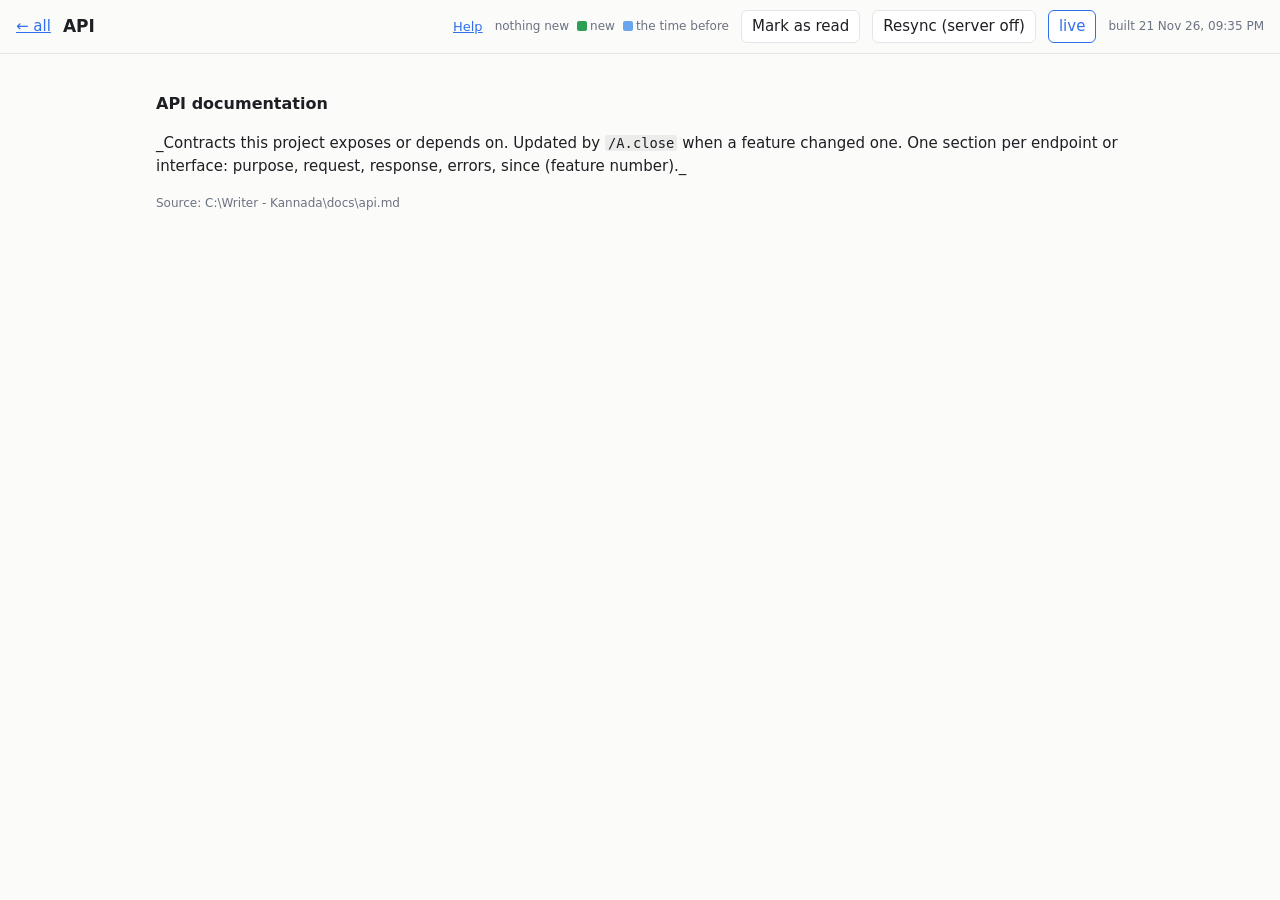
<file: docs/pages/d-api-docs.html>
<!doctype html><html lang="en"><head><meta charset="utf-8"><meta name="viewport" content="width=device-width,initial-scale=1"><title>API</title><style>
:root{--bg:#fbfbfa;--fg:#1d1f23;--mut:#6b7280;--line:#e3e5e8;--card:#fff;--acc:#2f6fed;--ok:#1f8a4c;--bad:#c0392b;--wait:#b7791f;
--new:#e6f6ea;--newb:#2e9e55;--prev:#e7f1fd;--prevb:#6aa5ee}
@media (prefers-color-scheme:dark){:root{--bg:#16181c;--fg:#e6e8eb;--mut:#9aa3af;--line:#2c3038;--card:#1d2026;--acc:#7aa7ff;--ok:#4cc27f;--bad:#f0776a;--wait:#e0b050;
--new:#16321f;--newb:#3fbf6c;--prev:#14263d;--prevb:#5b93dd}}
*{box-sizing:border-box}body{margin:0;background:var(--bg);color:var(--fg);font:15px/1.55 system-ui,Segoe UI,Roboto,sans-serif}
a{color:var(--acc)}main{max-width:1000px;margin:0 auto;padding:16px}
header.top{position:sticky;top:0;z-index:5;background:var(--bg);border-bottom:1px solid var(--line);padding:10px 16px;display:flex;gap:12px;align-items:center;flex-wrap:wrap}
header.top h1{font-size:17px;margin:0;flex:1;min-width:200px}header.top .meta{color:var(--mut);font-size:12px}
button{font:inherit;border:1px solid var(--line);background:var(--card);color:var(--fg);border-radius:6px;padding:4px 10px;cursor:pointer}
.top .helplink{font-size:13px;white-space:nowrap}#fpnote{margin:8px 16px;padding:10px 12px;border:1px solid var(--line);background:var(--card);border-radius:6px}#fpnote p{margin:0 0 6px}#fpnote code{user-select:all;word-break:break-all}
button.on{border-color:var(--acc);color:var(--acc)}
.chip{display:inline-block;box-sizing:border-box;max-width:100%;overflow:hidden;text-overflow:ellipsis;vertical-align:bottom;font-size:12px;border:1px solid var(--line);border-radius:999px;padding:0 8px;margin-left:6px;color:var(--mut);white-space:nowrap}
.chip.ok,.chip.done{color:var(--ok);border-color:var(--ok)}.chip.bad,.chip.stop{color:var(--bad);border-color:var(--bad)}.chip.wait{color:var(--wait);border-color:var(--wait)}.chip.run{color:var(--acc);border-color:var(--acc)}.chip.old{opacity:.6}
.tabs{display:flex;gap:4px;flex-wrap:wrap;margin:12px 0;border-bottom:1px solid var(--line)}
.tabs button{border-radius:6px 6px 0 0;border-bottom:none}.tabs button.on{background:var(--card);font-weight:600}
.tab{display:none}.tab.on{display:block}
h2{font-size:16px;margin:22px 0 8px}h3{font-size:14.5px;margin:16px 0 6px}h4,h5,h6{font-size:14px;margin:12px 0 4px}
.summary,.q,.pre,details.sec,.card,.warn{background:var(--card);border:1px solid var(--line);border-radius:8px;padding:12px 14px;margin:8px 0}
.lead{font-size:16px;margin:0 0 8px}
.trail{list-style:none;display:flex;flex-wrap:wrap;align-items:baseline;padding:0;margin:8px 0 2px;font-size:13px}
.trail li{display:inline-flex;align-items:baseline;color:var(--mut)}
.trail li:not(:last-child)::after{content:"→";margin:0 7px;opacity:.5}.trail li.all:not(:last-child)::after{content:"|";margin:0 9px}
.trail li button{display:inline;border:0;background:none;padding:1px 2px;color:inherit;font:inherit;border-radius:3px;cursor:pointer}
.trail li button small{margin-left:5px;font-size:11px;font-weight:400;opacity:.75}
.trail li.past{color:var(--ok)}.trail li.here{color:var(--acc);font-weight:600}
.trail li button:disabled{cursor:default;opacity:.45}
.trail li button.sel{text-decoration:underline;text-decoration-thickness:2px;text-underline-offset:4px}
.phase-off{display:none!important}
.tiles{display:grid;grid-template-columns:repeat(auto-fit,minmax(200px,1fr));gap:8px;margin:8px 0}
.tile{border:1px solid var(--line);border-radius:8px;padding:8px 10px}.tile b{display:block;font-size:11.5px;text-transform:uppercase;letter-spacing:.04em;color:var(--mut)}
.tile.need{border-color:var(--wait)}.tile.need b{color:var(--wait)}
.asked{border-left:3px solid var(--acc);padding:2px 10px;margin:10px 0}.asked b{font-size:12px;color:var(--mut)}.asked p{margin:2px 0}
ul.instr{list-style:none;padding:0;margin:0}ul.instr li{display:flex;gap:8px;align-items:baseline;padding:6px 8px;border-bottom:1px solid var(--line)}
.iid{font:600 12px ui-monospace,Consolas,monospace;color:var(--mut);min-width:28px}.itext{flex:1}li.sup .itext{text-decoration:line-through;opacity:.6}
.q.open{border-color:var(--wait)}.qh{display:flex;align-items:center;gap:4px}.when{margin-left:auto;color:var(--mut);font-size:12px}
.qq{font-weight:600;margin:6px 0}.qf{margin:6px 0}.qf>b{font-size:11.5px;text-transform:uppercase;letter-spacing:.04em;color:var(--mut)}.qf p,.qf ul{margin:2px 0}
.qf.answer{border-left:3px solid var(--ok);padding-left:10px}.qf.miss,.miss{color:var(--bad)}
details.sec>summary{cursor:pointer;font-weight:600}details.sec[open]>summary{margin-bottom:8px}
.tw{overflow-x:auto}table{border-collapse:collapse;width:100%;font-size:13.5px}th,td{border:1px solid var(--line);padding:4px 8px;text-align:left;vertical-align:top}th{background:rgba(127,127,127,.08)}
pre{overflow-x:auto;background:rgba(127,127,127,.1);padding:8px 10px;border-radius:6px;font-size:12.5px}code{font-family:ui-monospace,Consolas,monospace;font-size:.92em;background:rgba(127,127,127,.12);padding:0 3px;border-radius:3px}pre code{background:none;padding:0}
blockquote{margin:6px 0;padding:2px 12px;border-left:3px solid var(--line);color:var(--mut)}.box{font-size:1.05em}
.warn{border-color:var(--bad)}.warn b{color:var(--bad)}.warn ul{margin:4px 0}
[data-h].new{background:var(--new);box-shadow:inset 3px 0 0 var(--newb)}[data-h].prev{background:var(--prev);box-shadow:inset 3px 0 0 var(--prevb)}
.legend{font-size:12px;color:var(--mut)}.legend i{display:inline-block;width:10px;height:10px;border-radius:2px;margin:0 3px 0 8px;vertical-align:-1px}
.grid{display:grid;grid-template-columns:repeat(auto-fill,minmax(300px,1fr));gap:10px}.card{margin:0;display:block;min-width:0;overflow:hidden;color:inherit;text-decoration:none}
.card:hover{border-color:var(--acc)}.card h3{margin:0 0 4px;font-size:15px}.card .row{font-size:13px;margin:2px 0}.card .row b{color:var(--mut);font-weight:500}
.card.need{border-color:var(--wait)}.badge{background:var(--newb);color:#fff;border-radius:999px;font-size:11.5px;padding:0 7px;margin-left:6px}
.todo{background:var(--card);border:1px solid var(--wait);border-radius:8px;padding:10px 14px;margin:8px 0}.todo h3{margin:0 0 4px}.todo ul{margin:4px 0 0;padding-left:20px}
.todo .nx{color:var(--mut);font-size:13px}.none{color:var(--mut)}
ul.feed{list-style:none;padding:0;margin:0;background:var(--card);border:1px solid var(--line);border-radius:8px}
ul.feed li{display:grid;grid-template-columns:118px 1fr;gap:10px;padding:7px 12px;border-bottom:1px solid var(--line)}ul.feed li:last-child{border-bottom:none}
ul.feed .w{color:var(--mut);font-size:12.5px;white-space:nowrap}ul.feed .f{font-size:12.5px}ul.feed .chip{margin-left:0;margin-right:6px}
.chip.problem{color:var(--bad);border-color:var(--bad)}.chip.decided,.chip.direction{color:var(--wait);border-color:var(--wait)}.chip.done{color:var(--ok);border-color:var(--ok)}
.docs{display:flex;flex-wrap:wrap;gap:8px}.docs a{background:var(--card);border:1px solid var(--line);border-radius:6px;padding:4px 12px;text-decoration:none}
button.copy{margin-left:8px;font-size:12px;padding:1px 8px}
.dot{display:inline-block;width:7px;height:7px;border-radius:50%;background:var(--newb);margin-left:6px}
</style></head><body data-project="Writer - Kannada" data-page="d-api-docs.html" data-serve="python &quot;C:\Users\User\.a\templates\pages\page_build.py&quot; --root &quot;C:\Writer - Kannada&quot; --serve"><header class="top"><a href="index.html">&larr; all</a><h1>API</h1><a class="helplink" href="index.html#help" title="How to start, stop and open these pages">Help</a><span class="legend"><span id="newcount"></span><i style="background:var(--newb)"></i>new<i style="background:var(--prevb)"></i>the time before</span><button id="markread">Mark as read</button><button id="resync" title="Rebuilds the pages from the files, in the background">Resync</button><button id="auto" title="Follows the agent by itself. Click to switch off.">live</button><span class="meta">built 21 Nov 26, 09:35 PM</span></header><div id="fpnote" hidden></div><main><h2>API documentation</h2>
<p data-h="4fae5c80ff">_Contracts this project exposes or depends on. Updated by <code>/A.close</code> when a feature changed one. One section per endpoint or interface: purpose, request, response, errors, since (feature number)._</p><p class="legend">Source: C:\Writer - Kannada\docs\api.md</p></main><script>
(function(){
  var KEY='a-pages:'+document.body.dataset.project+':'+document.body.dataset.page, st;
  try{st=JSON.parse(localStorage.getItem(KEY)||'null')}catch(e){st=null}
  var els=[].slice.call(document.querySelectorAll('[data-h]'));
  function save(){try{localStorage.setItem(KEY,JSON.stringify(st))}catch(e){}}
  if(!st){st={batch:0,seen:{}};els.forEach(function(e){st.seen[e.dataset.h]=0});save()}
  function paint(){
    var n=0;els.forEach(function(e){var b=st.seen[e.dataset.h];e.classList.remove('new','prev');
      if(b===undefined){e.classList.add('new');n++}else if(st.batch>0&&b===st.batch){e.classList.add('prev')}});
    var c=document.getElementById('newcount');if(c)c.textContent=n?n+' new since you last marked as read':'nothing new';
    var m=document.getElementById('markread');if(m)m.disabled=!n;
    [].forEach.call(document.querySelectorAll('.tabs button,details.sec>summary'),function(b){
      var host=b.tagName==='BUTTON'?document.getElementById(b.dataset.tab):b.parentNode,d=b.querySelector('.dot');
      var has=host&&host.querySelector('[data-h].new');
      if(has&&!d){d=document.createElement('span');d.className='dot';b.appendChild(d)}else if(!has&&d){d.remove()}});
  }
  var mr=document.getElementById('markread');
  if(mr)mr.onclick=function(){st.batch++;var keep={};els.forEach(function(e){var h=e.dataset.h,b=st.seen[h];keep[h]=(b===undefined)?st.batch:b});st.seen=keep;save();paint()};
  [].forEach.call(document.querySelectorAll('.tabs button'),function(b){b.onclick=function(){
    [].forEach.call(document.querySelectorAll('.tabs button,.tab'),function(x){x.classList.remove('on')});
    b.classList.add('on');document.getElementById(b.dataset.tab).classList.add('on');try{sessionStorage.setItem(KEY+':tab',b.dataset.tab)}catch(e){}}});
  try{var t=sessionStorage.getItem(KEY+':tab'),tb=t&&document.querySelector('.tabs button[data-tab="'+t+'"]');if(tb)tb.click();
      var y=sessionStorage.getItem(KEY+':y');if(y)window.scrollTo(0,+y)}catch(e){}
  var ar=document.getElementById('auto'),AK='a-pages:auto';
  function live(){try{return localStorage.getItem(AK)!=='0'}catch(e){return true}}
  var srv=/^https?:$/.test(location.protocol)&&/^(localhost|127\.0\.0\.1)$/.test(location.hostname),rs=document.getElementById('resync'),rev=null,boot=null;
  function stay(){try{sessionStorage.setItem(KEY+':y',window.scrollY)}catch(e){}}
  function hhmm(){var d=new Date();return d.toLocaleTimeString([],{hour:'2-digit',minute:'2-digit'})}
  function poll(){fetch('/status',{cache:'no-store'}).then(function(r){return r.json()}).then(function(j){
      if(rev===null){rev=j.rev;boot=j.boot;if(rs&&!rs.dataset.busy)rs.textContent='Resync'}
      else if(j.rev!==rev||j.boot!==boot){stay();location.reload()}
    }).catch(function(){if(rs&&!rs.dataset.busy){rs.textContent='Server stopped (reconnects by itself)';rs.title='It restarts itself after the builder script changes. If it does not come back, start it again with /A.show, or: '+document.body.dataset.serve}})}
  function arm(){if(live()){ar&&ar.classList.add('on');
    if(srv){poll();setInterval(poll,4000)}else{setTimeout(function(){stay();location.reload()},15000)}}}
  if(rs){
    if(!srv){rs.disabled=true;rs.textContent='Resync (server off)';rs.title='Open this page through the server to use Resync: /A.show, or: '+document.body.dataset.serve}
    else rs.onclick=function(){rs.dataset.busy='1';rs.disabled=true;rs.textContent='Syncing…';
      fetch('/resync',{method:'POST',headers:{'X-Resync':'1'}}).then(function(r){return r.json()}).then(function(j){
        rs.textContent='Synced '+hhmm()+(j.warnings?' · '+j.warnings+' format problem(s)':'');setTimeout(function(){stay();location.reload()},500)
      }).catch(function(){rs.textContent='Server not running';rs.title='Start it with /A.show, or: '+document.body.dataset.serve;rs.disabled=false;delete rs.dataset.busy})}}
  if(ar)ar.onclick=function(){try{localStorage.setItem(AK,live()?'0':'1')}catch(e){}location.reload()};
  var ph=document.getElementById('phases');
  if(ph){var bs=[].slice.call(ph.querySelectorAll('button')),pn=document.getElementById('phasenote'),PK=KEY+':phase';
    var pick=function(i){var b=bs[i];if(!b||b.disabled)return;bs.forEach(function(x){x.classList.remove('sel')});b.classList.add('sel');
      var all=b.dataset.all==='1',sp=(b.dataset.spans||'').split(',').filter(Boolean).map(function(q){var p=q.split(':');return[+p[0],+p[1]]}),n=0;
      [].forEach.call(document.querySelectorAll('[data-ts]'),function(el){var t=+el.dataset.ts,ok=all||sp.some(function(r){return t>=r[0]&&t<r[1]});
        el.classList.toggle('phase-off',!ok);if(ok)n++});
      pn.textContent=all?'':'Showing '+b.dataset.label+': '+n+' dated entr'+(n===1?'y':'ies')+'. Parts without a date stay visible. Click All for everything.';
      try{sessionStorage.setItem(PK,String(i))}catch(e){}};
    bs.forEach(function(b,i){b.onclick=function(){pick(i)}});
    try{var sv=sessionStorage.getItem(PK);if(sv!==null&&+sv>0)pick(+sv)}catch(e){}}
  var fp=document.getElementById('fplink');
  if(fp)fp.onclick=function(){var note=document.getElementById('fpnote'),url=fp.dataset.url,w=window.open('','a-code-map');
    fetch(url,{mode:'no-cors',cache:'no-store'}).then(function(){note.hidden=true;if(w)w.location.href=url;else location.href=url},function(){
      if(w)w.close();note.textContent='';note.hidden=false;
      var p=document.createElement('p'),c=document.createElement('code');
      p.textContent='The code map is not running. Start it by running this in a terminal, then click Code map again:';
      c.textContent=fp.dataset.start||'(no start command is set: add floorplan_start to .a/project.md)';
      note.appendChild(p);note.appendChild(c)})};
  [].forEach.call(document.querySelectorAll('button.copy'),function(b){b.onclick=function(){
    var t=b.dataset.copy,done=function(){var o=b.textContent;b.textContent='copied';setTimeout(function(){b.textContent=o},1200)};
    if(navigator.clipboard&&navigator.clipboard.writeText){navigator.clipboard.writeText(t).then(done,function(){})}
    else{var a=document.createElement('textarea');a.value=t;document.body.appendChild(a);a.select();try{document.execCommand('copy');done()}catch(e){}a.remove()}}});
  if(location.hash){var tgt=document.getElementById(location.hash.slice(1)),tabEl=tgt&&tgt.closest('.tab');
    if(tabEl){var tb2=document.querySelector('.tabs button[data-tab="'+tabEl.id+'"]');if(tb2)tb2.click();tgt.scrollIntoView()}}
  arm();
  [].forEach.call(document.querySelectorAll('a.card[data-hashes]'),function(a){
    var s;try{s=JSON.parse(localStorage.getItem('a-pages:'+document.body.dataset.project+':'+a.dataset.pagekey)||'null')}catch(e){s=null}
    if(!s)return;var n=a.dataset.hashes.split(',').filter(function(x){return x&&s.seen[x]===undefined}).length;
    if(n){var b=document.createElement('span');b.className='badge';b.textContent=n+' new';a.querySelector('h3').appendChild(b)}});
  paint();
})();
(function(){  // home page: no live server -> land on Help (moved to the top, opened, with a banner); server running -> the project view
  var hp=document.getElementById('help'),nt=document.getElementById('srvnote');if(!hp||!nt)return;
  function off(){var m=document.querySelector('main');nt.hidden=false;hp.open=true;m.insertBefore(hp,m.firstChild);m.insertBefore(nt,m.firstChild);window.scrollTo(0,0)}
  if(!/^https?:$/.test(location.protocol)){off();return}
  fetch('/status',{cache:'no-store'}).then(function(r){if(!r.ok)throw 0;return r.json()}).then(function(j){if(!j||!j.ok)off()}).catch(off)})();
</script></body></html>
</file>
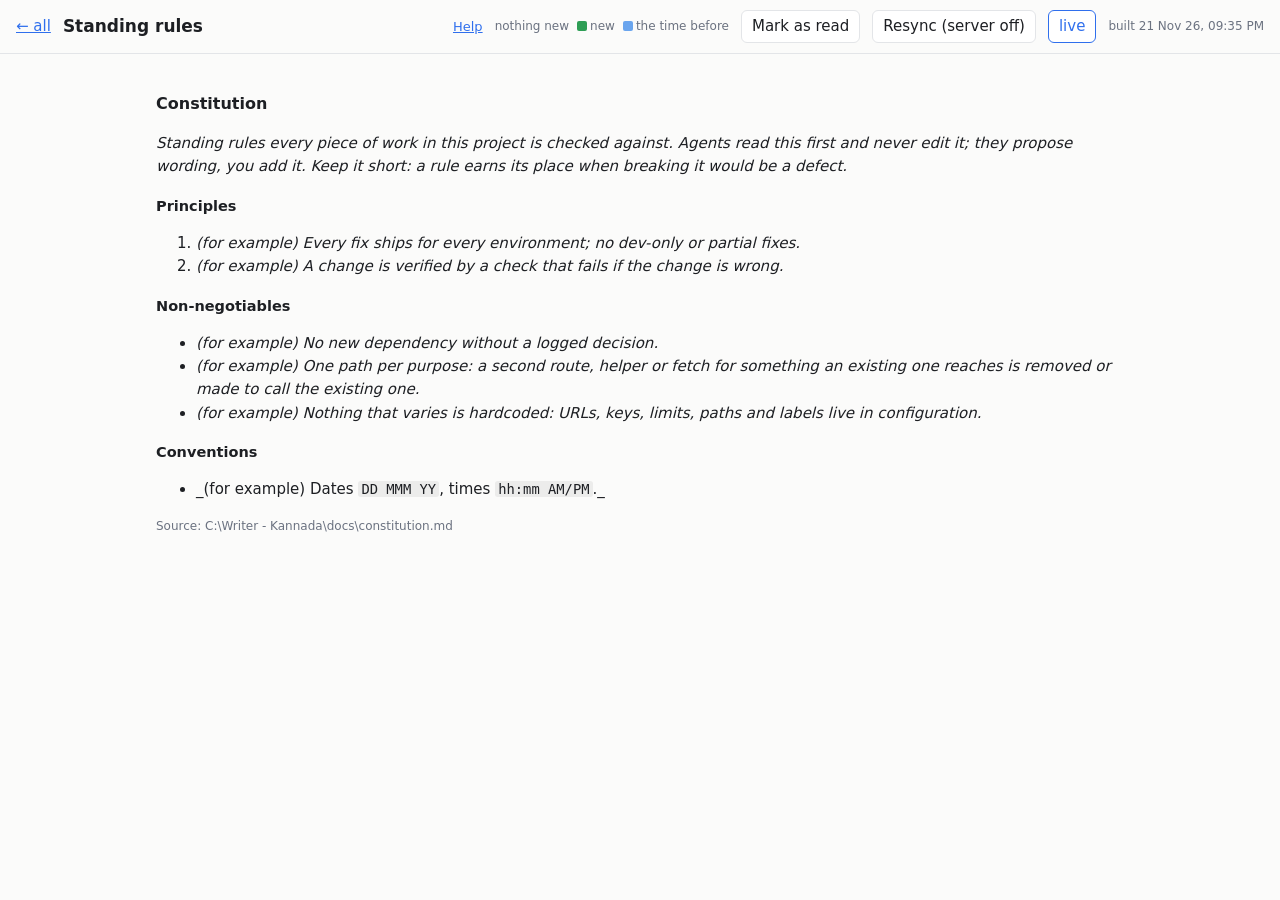
<file: docs/pages/d-constitution.html>
<!doctype html><html lang="en"><head><meta charset="utf-8"><meta name="viewport" content="width=device-width,initial-scale=1"><title>Standing rules</title><style>
:root{--bg:#fbfbfa;--fg:#1d1f23;--mut:#6b7280;--line:#e3e5e8;--card:#fff;--acc:#2f6fed;--ok:#1f8a4c;--bad:#c0392b;--wait:#b7791f;
--new:#e6f6ea;--newb:#2e9e55;--prev:#e7f1fd;--prevb:#6aa5ee}
@media (prefers-color-scheme:dark){:root{--bg:#16181c;--fg:#e6e8eb;--mut:#9aa3af;--line:#2c3038;--card:#1d2026;--acc:#7aa7ff;--ok:#4cc27f;--bad:#f0776a;--wait:#e0b050;
--new:#16321f;--newb:#3fbf6c;--prev:#14263d;--prevb:#5b93dd}}
*{box-sizing:border-box}body{margin:0;background:var(--bg);color:var(--fg);font:15px/1.55 system-ui,Segoe UI,Roboto,sans-serif}
a{color:var(--acc)}main{max-width:1000px;margin:0 auto;padding:16px}
header.top{position:sticky;top:0;z-index:5;background:var(--bg);border-bottom:1px solid var(--line);padding:10px 16px;display:flex;gap:12px;align-items:center;flex-wrap:wrap}
header.top h1{font-size:17px;margin:0;flex:1;min-width:200px}header.top .meta{color:var(--mut);font-size:12px}
button{font:inherit;border:1px solid var(--line);background:var(--card);color:var(--fg);border-radius:6px;padding:4px 10px;cursor:pointer}
.top .helplink{font-size:13px;white-space:nowrap}#fpnote{margin:8px 16px;padding:10px 12px;border:1px solid var(--line);background:var(--card);border-radius:6px}#fpnote p{margin:0 0 6px}#fpnote code{user-select:all;word-break:break-all}
button.on{border-color:var(--acc);color:var(--acc)}
.chip{display:inline-block;box-sizing:border-box;max-width:100%;overflow:hidden;text-overflow:ellipsis;vertical-align:bottom;font-size:12px;border:1px solid var(--line);border-radius:999px;padding:0 8px;margin-left:6px;color:var(--mut);white-space:nowrap}
.chip.ok,.chip.done{color:var(--ok);border-color:var(--ok)}.chip.bad,.chip.stop{color:var(--bad);border-color:var(--bad)}.chip.wait{color:var(--wait);border-color:var(--wait)}.chip.run{color:var(--acc);border-color:var(--acc)}.chip.old{opacity:.6}
.tabs{display:flex;gap:4px;flex-wrap:wrap;margin:12px 0;border-bottom:1px solid var(--line)}
.tabs button{border-radius:6px 6px 0 0;border-bottom:none}.tabs button.on{background:var(--card);font-weight:600}
.tab{display:none}.tab.on{display:block}
h2{font-size:16px;margin:22px 0 8px}h3{font-size:14.5px;margin:16px 0 6px}h4,h5,h6{font-size:14px;margin:12px 0 4px}
.summary,.q,.pre,details.sec,.card,.warn{background:var(--card);border:1px solid var(--line);border-radius:8px;padding:12px 14px;margin:8px 0}
.lead{font-size:16px;margin:0 0 8px}
.trail{list-style:none;display:flex;flex-wrap:wrap;align-items:baseline;padding:0;margin:8px 0 2px;font-size:13px}
.trail li{display:inline-flex;align-items:baseline;color:var(--mut)}
.trail li:not(:last-child)::after{content:"→";margin:0 7px;opacity:.5}.trail li.all:not(:last-child)::after{content:"|";margin:0 9px}
.trail li button{display:inline;border:0;background:none;padding:1px 2px;color:inherit;font:inherit;border-radius:3px;cursor:pointer}
.trail li button small{margin-left:5px;font-size:11px;font-weight:400;opacity:.75}
.trail li.past{color:var(--ok)}.trail li.here{color:var(--acc);font-weight:600}
.trail li button:disabled{cursor:default;opacity:.45}
.trail li button.sel{text-decoration:underline;text-decoration-thickness:2px;text-underline-offset:4px}
.phase-off{display:none!important}
.tiles{display:grid;grid-template-columns:repeat(auto-fit,minmax(200px,1fr));gap:8px;margin:8px 0}
.tile{border:1px solid var(--line);border-radius:8px;padding:8px 10px}.tile b{display:block;font-size:11.5px;text-transform:uppercase;letter-spacing:.04em;color:var(--mut)}
.tile.need{border-color:var(--wait)}.tile.need b{color:var(--wait)}
.asked{border-left:3px solid var(--acc);padding:2px 10px;margin:10px 0}.asked b{font-size:12px;color:var(--mut)}.asked p{margin:2px 0}
ul.instr{list-style:none;padding:0;margin:0}ul.instr li{display:flex;gap:8px;align-items:baseline;padding:6px 8px;border-bottom:1px solid var(--line)}
.iid{font:600 12px ui-monospace,Consolas,monospace;color:var(--mut);min-width:28px}.itext{flex:1}li.sup .itext{text-decoration:line-through;opacity:.6}
.q.open{border-color:var(--wait)}.qh{display:flex;align-items:center;gap:4px}.when{margin-left:auto;color:var(--mut);font-size:12px}
.qq{font-weight:600;margin:6px 0}.qf{margin:6px 0}.qf>b{font-size:11.5px;text-transform:uppercase;letter-spacing:.04em;color:var(--mut)}.qf p,.qf ul{margin:2px 0}
.qf.answer{border-left:3px solid var(--ok);padding-left:10px}.qf.miss,.miss{color:var(--bad)}
details.sec>summary{cursor:pointer;font-weight:600}details.sec[open]>summary{margin-bottom:8px}
.tw{overflow-x:auto}table{border-collapse:collapse;width:100%;font-size:13.5px}th,td{border:1px solid var(--line);padding:4px 8px;text-align:left;vertical-align:top}th{background:rgba(127,127,127,.08)}
pre{overflow-x:auto;background:rgba(127,127,127,.1);padding:8px 10px;border-radius:6px;font-size:12.5px}code{font-family:ui-monospace,Consolas,monospace;font-size:.92em;background:rgba(127,127,127,.12);padding:0 3px;border-radius:3px}pre code{background:none;padding:0}
blockquote{margin:6px 0;padding:2px 12px;border-left:3px solid var(--line);color:var(--mut)}.box{font-size:1.05em}
.warn{border-color:var(--bad)}.warn b{color:var(--bad)}.warn ul{margin:4px 0}
[data-h].new{background:var(--new);box-shadow:inset 3px 0 0 var(--newb)}[data-h].prev{background:var(--prev);box-shadow:inset 3px 0 0 var(--prevb)}
.legend{font-size:12px;color:var(--mut)}.legend i{display:inline-block;width:10px;height:10px;border-radius:2px;margin:0 3px 0 8px;vertical-align:-1px}
.grid{display:grid;grid-template-columns:repeat(auto-fill,minmax(300px,1fr));gap:10px}.card{margin:0;display:block;min-width:0;overflow:hidden;color:inherit;text-decoration:none}
.card:hover{border-color:var(--acc)}.card h3{margin:0 0 4px;font-size:15px}.card .row{font-size:13px;margin:2px 0}.card .row b{color:var(--mut);font-weight:500}
.card.need{border-color:var(--wait)}.badge{background:var(--newb);color:#fff;border-radius:999px;font-size:11.5px;padding:0 7px;margin-left:6px}
.todo{background:var(--card);border:1px solid var(--wait);border-radius:8px;padding:10px 14px;margin:8px 0}.todo h3{margin:0 0 4px}.todo ul{margin:4px 0 0;padding-left:20px}
.todo .nx{color:var(--mut);font-size:13px}.none{color:var(--mut)}
ul.feed{list-style:none;padding:0;margin:0;background:var(--card);border:1px solid var(--line);border-radius:8px}
ul.feed li{display:grid;grid-template-columns:118px 1fr;gap:10px;padding:7px 12px;border-bottom:1px solid var(--line)}ul.feed li:last-child{border-bottom:none}
ul.feed .w{color:var(--mut);font-size:12.5px;white-space:nowrap}ul.feed .f{font-size:12.5px}ul.feed .chip{margin-left:0;margin-right:6px}
.chip.problem{color:var(--bad);border-color:var(--bad)}.chip.decided,.chip.direction{color:var(--wait);border-color:var(--wait)}.chip.done{color:var(--ok);border-color:var(--ok)}
.docs{display:flex;flex-wrap:wrap;gap:8px}.docs a{background:var(--card);border:1px solid var(--line);border-radius:6px;padding:4px 12px;text-decoration:none}
button.copy{margin-left:8px;font-size:12px;padding:1px 8px}
.dot{display:inline-block;width:7px;height:7px;border-radius:50%;background:var(--newb);margin-left:6px}
</style></head><body data-project="Writer - Kannada" data-page="d-constitution.html" data-serve="python &quot;C:\Users\User\.a\templates\pages\page_build.py&quot; --root &quot;C:\Writer - Kannada&quot; --serve"><header class="top"><a href="index.html">&larr; all</a><h1>Standing rules</h1><a class="helplink" href="index.html#help" title="How to start, stop and open these pages">Help</a><span class="legend"><span id="newcount"></span><i style="background:var(--newb)"></i>new<i style="background:var(--prevb)"></i>the time before</span><button id="markread">Mark as read</button><button id="resync" title="Rebuilds the pages from the files, in the background">Resync</button><button id="auto" title="Follows the agent by itself. Click to switch off.">live</button><span class="meta">built 21 Nov 26, 09:35 PM</span></header><div id="fpnote" hidden></div><main><h2>Constitution</h2>
<p data-h="d20919618b"><em>Standing rules every piece of work in this project is checked against. Agents read this first and never edit it; they propose wording, you add it. Keep it short: a rule earns its place when breaking it would be a defect.</em></p>
<h3>Principles</h3>
<ol><li data-h="cf0bcf725d"><em>(for example) Every fix ships for every environment; no dev-only or partial fixes.</em></li><li data-h="cea5f5233a"><em>(for example) A change is verified by a check that fails if the change is wrong.</em></li></ol>
<h3>Non-negotiables</h3>
<ul><li data-h="9cf82167ee"><em>(for example) No new dependency without a logged decision.</em></li><li data-h="9494239635"><em>(for example) One path per purpose: a second route, helper or fetch for something an existing one reaches is removed or made to call the existing one.</em></li><li data-h="703400aefd"><em>(for example) Nothing that varies is hardcoded: URLs, keys, limits, paths and labels live in configuration.</em></li></ul>
<h3>Conventions</h3>
<ul><li data-h="851e86b532">_(for example) Dates <code>DD MMM YY</code>, times <code>hh:mm AM/PM</code>._</li></ul><p class="legend">Source: C:\Writer - Kannada\docs\constitution.md</p></main><script>
(function(){
  var KEY='a-pages:'+document.body.dataset.project+':'+document.body.dataset.page, st;
  try{st=JSON.parse(localStorage.getItem(KEY)||'null')}catch(e){st=null}
  var els=[].slice.call(document.querySelectorAll('[data-h]'));
  function save(){try{localStorage.setItem(KEY,JSON.stringify(st))}catch(e){}}
  if(!st){st={batch:0,seen:{}};els.forEach(function(e){st.seen[e.dataset.h]=0});save()}
  function paint(){
    var n=0;els.forEach(function(e){var b=st.seen[e.dataset.h];e.classList.remove('new','prev');
      if(b===undefined){e.classList.add('new');n++}else if(st.batch>0&&b===st.batch){e.classList.add('prev')}});
    var c=document.getElementById('newcount');if(c)c.textContent=n?n+' new since you last marked as read':'nothing new';
    var m=document.getElementById('markread');if(m)m.disabled=!n;
    [].forEach.call(document.querySelectorAll('.tabs button,details.sec>summary'),function(b){
      var host=b.tagName==='BUTTON'?document.getElementById(b.dataset.tab):b.parentNode,d=b.querySelector('.dot');
      var has=host&&host.querySelector('[data-h].new');
      if(has&&!d){d=document.createElement('span');d.className='dot';b.appendChild(d)}else if(!has&&d){d.remove()}});
  }
  var mr=document.getElementById('markread');
  if(mr)mr.onclick=function(){st.batch++;var keep={};els.forEach(function(e){var h=e.dataset.h,b=st.seen[h];keep[h]=(b===undefined)?st.batch:b});st.seen=keep;save();paint()};
  [].forEach.call(document.querySelectorAll('.tabs button'),function(b){b.onclick=function(){
    [].forEach.call(document.querySelectorAll('.tabs button,.tab'),function(x){x.classList.remove('on')});
    b.classList.add('on');document.getElementById(b.dataset.tab).classList.add('on');try{sessionStorage.setItem(KEY+':tab',b.dataset.tab)}catch(e){}}});
  try{var t=sessionStorage.getItem(KEY+':tab'),tb=t&&document.querySelector('.tabs button[data-tab="'+t+'"]');if(tb)tb.click();
      var y=sessionStorage.getItem(KEY+':y');if(y)window.scrollTo(0,+y)}catch(e){}
  var ar=document.getElementById('auto'),AK='a-pages:auto';
  function live(){try{return localStorage.getItem(AK)!=='0'}catch(e){return true}}
  var srv=/^https?:$/.test(location.protocol)&&/^(localhost|127\.0\.0\.1)$/.test(location.hostname),rs=document.getElementById('resync'),rev=null,boot=null;
  function stay(){try{sessionStorage.setItem(KEY+':y',window.scrollY)}catch(e){}}
  function hhmm(){var d=new Date();return d.toLocaleTimeString([],{hour:'2-digit',minute:'2-digit'})}
  function poll(){fetch('/status',{cache:'no-store'}).then(function(r){return r.json()}).then(function(j){
      if(rev===null){rev=j.rev;boot=j.boot;if(rs&&!rs.dataset.busy)rs.textContent='Resync'}
      else if(j.rev!==rev||j.boot!==boot){stay();location.reload()}
    }).catch(function(){if(rs&&!rs.dataset.busy){rs.textContent='Server stopped (reconnects by itself)';rs.title='It restarts itself after the builder script changes. If it does not come back, start it again with /A.show, or: '+document.body.dataset.serve}})}
  function arm(){if(live()){ar&&ar.classList.add('on');
    if(srv){poll();setInterval(poll,4000)}else{setTimeout(function(){stay();location.reload()},15000)}}}
  if(rs){
    if(!srv){rs.disabled=true;rs.textContent='Resync (server off)';rs.title='Open this page through the server to use Resync: /A.show, or: '+document.body.dataset.serve}
    else rs.onclick=function(){rs.dataset.busy='1';rs.disabled=true;rs.textContent='Syncing…';
      fetch('/resync',{method:'POST',headers:{'X-Resync':'1'}}).then(function(r){return r.json()}).then(function(j){
        rs.textContent='Synced '+hhmm()+(j.warnings?' · '+j.warnings+' format problem(s)':'');setTimeout(function(){stay();location.reload()},500)
      }).catch(function(){rs.textContent='Server not running';rs.title='Start it with /A.show, or: '+document.body.dataset.serve;rs.disabled=false;delete rs.dataset.busy})}}
  if(ar)ar.onclick=function(){try{localStorage.setItem(AK,live()?'0':'1')}catch(e){}location.reload()};
  var ph=document.getElementById('phases');
  if(ph){var bs=[].slice.call(ph.querySelectorAll('button')),pn=document.getElementById('phasenote'),PK=KEY+':phase';
    var pick=function(i){var b=bs[i];if(!b||b.disabled)return;bs.forEach(function(x){x.classList.remove('sel')});b.classList.add('sel');
      var all=b.dataset.all==='1',sp=(b.dataset.spans||'').split(',').filter(Boolean).map(function(q){var p=q.split(':');return[+p[0],+p[1]]}),n=0;
      [].forEach.call(document.querySelectorAll('[data-ts]'),function(el){var t=+el.dataset.ts,ok=all||sp.some(function(r){return t>=r[0]&&t<r[1]});
        el.classList.toggle('phase-off',!ok);if(ok)n++});
      pn.textContent=all?'':'Showing '+b.dataset.label+': '+n+' dated entr'+(n===1?'y':'ies')+'. Parts without a date stay visible. Click All for everything.';
      try{sessionStorage.setItem(PK,String(i))}catch(e){}};
    bs.forEach(function(b,i){b.onclick=function(){pick(i)}});
    try{var sv=sessionStorage.getItem(PK);if(sv!==null&&+sv>0)pick(+sv)}catch(e){}}
  var fp=document.getElementById('fplink');
  if(fp)fp.onclick=function(){var note=document.getElementById('fpnote'),url=fp.dataset.url,w=window.open('','a-code-map');
    fetch(url,{mode:'no-cors',cache:'no-store'}).then(function(){note.hidden=true;if(w)w.location.href=url;else location.href=url},function(){
      if(w)w.close();note.textContent='';note.hidden=false;
      var p=document.createElement('p'),c=document.createElement('code');
      p.textContent='The code map is not running. Start it by running this in a terminal, then click Code map again:';
      c.textContent=fp.dataset.start||'(no start command is set: add floorplan_start to .a/project.md)';
      note.appendChild(p);note.appendChild(c)})};
  [].forEach.call(document.querySelectorAll('button.copy'),function(b){b.onclick=function(){
    var t=b.dataset.copy,done=function(){var o=b.textContent;b.textContent='copied';setTimeout(function(){b.textContent=o},1200)};
    if(navigator.clipboard&&navigator.clipboard.writeText){navigator.clipboard.writeText(t).then(done,function(){})}
    else{var a=document.createElement('textarea');a.value=t;document.body.appendChild(a);a.select();try{document.execCommand('copy');done()}catch(e){}a.remove()}}});
  if(location.hash){var tgt=document.getElementById(location.hash.slice(1)),tabEl=tgt&&tgt.closest('.tab');
    if(tabEl){var tb2=document.querySelector('.tabs button[data-tab="'+tabEl.id+'"]');if(tb2)tb2.click();tgt.scrollIntoView()}}
  arm();
  [].forEach.call(document.querySelectorAll('a.card[data-hashes]'),function(a){
    var s;try{s=JSON.parse(localStorage.getItem('a-pages:'+document.body.dataset.project+':'+a.dataset.pagekey)||'null')}catch(e){s=null}
    if(!s)return;var n=a.dataset.hashes.split(',').filter(function(x){return x&&s.seen[x]===undefined}).length;
    if(n){var b=document.createElement('span');b.className='badge';b.textContent=n+' new';a.querySelector('h3').appendChild(b)}});
  paint();
})();
(function(){  // home page: no live server -> land on Help (moved to the top, opened, with a banner); server running -> the project view
  var hp=document.getElementById('help'),nt=document.getElementById('srvnote');if(!hp||!nt)return;
  function off(){var m=document.querySelector('main');nt.hidden=false;hp.open=true;m.insertBefore(hp,m.firstChild);m.insertBefore(nt,m.firstChild);window.scrollTo(0,0)}
  if(!/^https?:$/.test(location.protocol)){off();return}
  fetch('/status',{cache:'no-store'}).then(function(r){if(!r.ok)throw 0;return r.json()}).then(function(j){if(!j||!j.ok)off()}).catch(off)})();
</script></body></html>
</file>
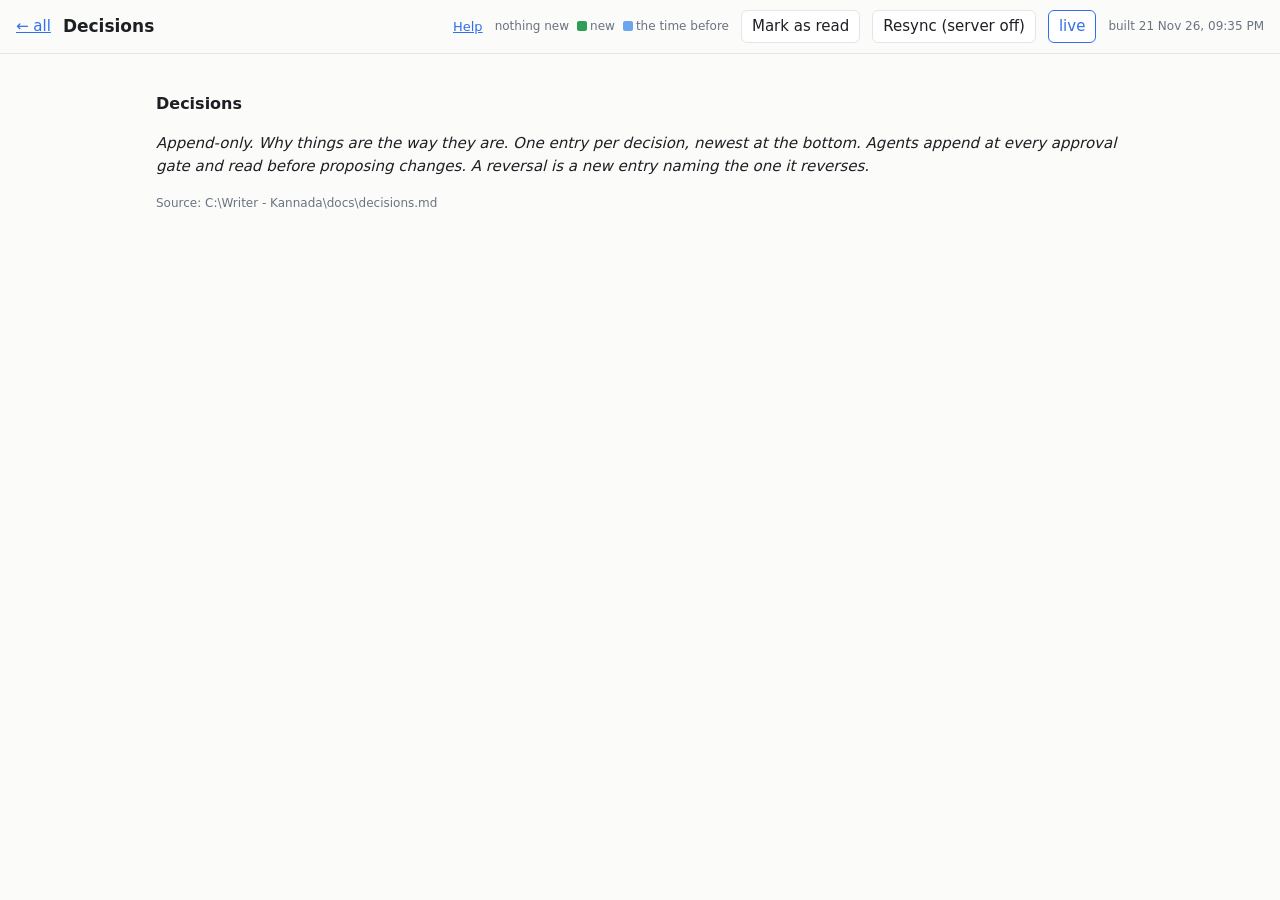
<file: docs/pages/d-decisions-log.html>
<!doctype html><html lang="en"><head><meta charset="utf-8"><meta name="viewport" content="width=device-width,initial-scale=1"><title>Decisions</title><style>
:root{--bg:#fbfbfa;--fg:#1d1f23;--mut:#6b7280;--line:#e3e5e8;--card:#fff;--acc:#2f6fed;--ok:#1f8a4c;--bad:#c0392b;--wait:#b7791f;
--new:#e6f6ea;--newb:#2e9e55;--prev:#e7f1fd;--prevb:#6aa5ee}
@media (prefers-color-scheme:dark){:root{--bg:#16181c;--fg:#e6e8eb;--mut:#9aa3af;--line:#2c3038;--card:#1d2026;--acc:#7aa7ff;--ok:#4cc27f;--bad:#f0776a;--wait:#e0b050;
--new:#16321f;--newb:#3fbf6c;--prev:#14263d;--prevb:#5b93dd}}
*{box-sizing:border-box}body{margin:0;background:var(--bg);color:var(--fg);font:15px/1.55 system-ui,Segoe UI,Roboto,sans-serif}
a{color:var(--acc)}main{max-width:1000px;margin:0 auto;padding:16px}
header.top{position:sticky;top:0;z-index:5;background:var(--bg);border-bottom:1px solid var(--line);padding:10px 16px;display:flex;gap:12px;align-items:center;flex-wrap:wrap}
header.top h1{font-size:17px;margin:0;flex:1;min-width:200px}header.top .meta{color:var(--mut);font-size:12px}
button{font:inherit;border:1px solid var(--line);background:var(--card);color:var(--fg);border-radius:6px;padding:4px 10px;cursor:pointer}
.top .helplink{font-size:13px;white-space:nowrap}#fpnote{margin:8px 16px;padding:10px 12px;border:1px solid var(--line);background:var(--card);border-radius:6px}#fpnote p{margin:0 0 6px}#fpnote code{user-select:all;word-break:break-all}
button.on{border-color:var(--acc);color:var(--acc)}
.chip{display:inline-block;box-sizing:border-box;max-width:100%;overflow:hidden;text-overflow:ellipsis;vertical-align:bottom;font-size:12px;border:1px solid var(--line);border-radius:999px;padding:0 8px;margin-left:6px;color:var(--mut);white-space:nowrap}
.chip.ok,.chip.done{color:var(--ok);border-color:var(--ok)}.chip.bad,.chip.stop{color:var(--bad);border-color:var(--bad)}.chip.wait{color:var(--wait);border-color:var(--wait)}.chip.run{color:var(--acc);border-color:var(--acc)}.chip.old{opacity:.6}
.tabs{display:flex;gap:4px;flex-wrap:wrap;margin:12px 0;border-bottom:1px solid var(--line)}
.tabs button{border-radius:6px 6px 0 0;border-bottom:none}.tabs button.on{background:var(--card);font-weight:600}
.tab{display:none}.tab.on{display:block}
h2{font-size:16px;margin:22px 0 8px}h3{font-size:14.5px;margin:16px 0 6px}h4,h5,h6{font-size:14px;margin:12px 0 4px}
.summary,.q,.pre,details.sec,.card,.warn{background:var(--card);border:1px solid var(--line);border-radius:8px;padding:12px 14px;margin:8px 0}
.lead{font-size:16px;margin:0 0 8px}
.trail{list-style:none;display:flex;flex-wrap:wrap;align-items:baseline;padding:0;margin:8px 0 2px;font-size:13px}
.trail li{display:inline-flex;align-items:baseline;color:var(--mut)}
.trail li:not(:last-child)::after{content:"→";margin:0 7px;opacity:.5}.trail li.all:not(:last-child)::after{content:"|";margin:0 9px}
.trail li button{display:inline;border:0;background:none;padding:1px 2px;color:inherit;font:inherit;border-radius:3px;cursor:pointer}
.trail li button small{margin-left:5px;font-size:11px;font-weight:400;opacity:.75}
.trail li.past{color:var(--ok)}.trail li.here{color:var(--acc);font-weight:600}
.trail li button:disabled{cursor:default;opacity:.45}
.trail li button.sel{text-decoration:underline;text-decoration-thickness:2px;text-underline-offset:4px}
.phase-off{display:none!important}
.tiles{display:grid;grid-template-columns:repeat(auto-fit,minmax(200px,1fr));gap:8px;margin:8px 0}
.tile{border:1px solid var(--line);border-radius:8px;padding:8px 10px}.tile b{display:block;font-size:11.5px;text-transform:uppercase;letter-spacing:.04em;color:var(--mut)}
.tile.need{border-color:var(--wait)}.tile.need b{color:var(--wait)}
.asked{border-left:3px solid var(--acc);padding:2px 10px;margin:10px 0}.asked b{font-size:12px;color:var(--mut)}.asked p{margin:2px 0}
ul.instr{list-style:none;padding:0;margin:0}ul.instr li{display:flex;gap:8px;align-items:baseline;padding:6px 8px;border-bottom:1px solid var(--line)}
.iid{font:600 12px ui-monospace,Consolas,monospace;color:var(--mut);min-width:28px}.itext{flex:1}li.sup .itext{text-decoration:line-through;opacity:.6}
.q.open{border-color:var(--wait)}.qh{display:flex;align-items:center;gap:4px}.when{margin-left:auto;color:var(--mut);font-size:12px}
.qq{font-weight:600;margin:6px 0}.qf{margin:6px 0}.qf>b{font-size:11.5px;text-transform:uppercase;letter-spacing:.04em;color:var(--mut)}.qf p,.qf ul{margin:2px 0}
.qf.answer{border-left:3px solid var(--ok);padding-left:10px}.qf.miss,.miss{color:var(--bad)}
details.sec>summary{cursor:pointer;font-weight:600}details.sec[open]>summary{margin-bottom:8px}
.tw{overflow-x:auto}table{border-collapse:collapse;width:100%;font-size:13.5px}th,td{border:1px solid var(--line);padding:4px 8px;text-align:left;vertical-align:top}th{background:rgba(127,127,127,.08)}
pre{overflow-x:auto;background:rgba(127,127,127,.1);padding:8px 10px;border-radius:6px;font-size:12.5px}code{font-family:ui-monospace,Consolas,monospace;font-size:.92em;background:rgba(127,127,127,.12);padding:0 3px;border-radius:3px}pre code{background:none;padding:0}
blockquote{margin:6px 0;padding:2px 12px;border-left:3px solid var(--line);color:var(--mut)}.box{font-size:1.05em}
.warn{border-color:var(--bad)}.warn b{color:var(--bad)}.warn ul{margin:4px 0}
[data-h].new{background:var(--new);box-shadow:inset 3px 0 0 var(--newb)}[data-h].prev{background:var(--prev);box-shadow:inset 3px 0 0 var(--prevb)}
.legend{font-size:12px;color:var(--mut)}.legend i{display:inline-block;width:10px;height:10px;border-radius:2px;margin:0 3px 0 8px;vertical-align:-1px}
.grid{display:grid;grid-template-columns:repeat(auto-fill,minmax(300px,1fr));gap:10px}.card{margin:0;display:block;min-width:0;overflow:hidden;color:inherit;text-decoration:none}
.card:hover{border-color:var(--acc)}.card h3{margin:0 0 4px;font-size:15px}.card .row{font-size:13px;margin:2px 0}.card .row b{color:var(--mut);font-weight:500}
.card.need{border-color:var(--wait)}.badge{background:var(--newb);color:#fff;border-radius:999px;font-size:11.5px;padding:0 7px;margin-left:6px}
.todo{background:var(--card);border:1px solid var(--wait);border-radius:8px;padding:10px 14px;margin:8px 0}.todo h3{margin:0 0 4px}.todo ul{margin:4px 0 0;padding-left:20px}
.todo .nx{color:var(--mut);font-size:13px}.none{color:var(--mut)}
ul.feed{list-style:none;padding:0;margin:0;background:var(--card);border:1px solid var(--line);border-radius:8px}
ul.feed li{display:grid;grid-template-columns:118px 1fr;gap:10px;padding:7px 12px;border-bottom:1px solid var(--line)}ul.feed li:last-child{border-bottom:none}
ul.feed .w{color:var(--mut);font-size:12.5px;white-space:nowrap}ul.feed .f{font-size:12.5px}ul.feed .chip{margin-left:0;margin-right:6px}
.chip.problem{color:var(--bad);border-color:var(--bad)}.chip.decided,.chip.direction{color:var(--wait);border-color:var(--wait)}.chip.done{color:var(--ok);border-color:var(--ok)}
.docs{display:flex;flex-wrap:wrap;gap:8px}.docs a{background:var(--card);border:1px solid var(--line);border-radius:6px;padding:4px 12px;text-decoration:none}
button.copy{margin-left:8px;font-size:12px;padding:1px 8px}
.dot{display:inline-block;width:7px;height:7px;border-radius:50%;background:var(--newb);margin-left:6px}
</style></head><body data-project="Writer - Kannada" data-page="d-decisions-log.html" data-serve="python &quot;C:\Users\User\.a\templates\pages\page_build.py&quot; --root &quot;C:\Writer - Kannada&quot; --serve"><header class="top"><a href="index.html">&larr; all</a><h1>Decisions</h1><a class="helplink" href="index.html#help" title="How to start, stop and open these pages">Help</a><span class="legend"><span id="newcount"></span><i style="background:var(--newb)"></i>new<i style="background:var(--prevb)"></i>the time before</span><button id="markread">Mark as read</button><button id="resync" title="Rebuilds the pages from the files, in the background">Resync</button><button id="auto" title="Follows the agent by itself. Click to switch off.">live</button><span class="meta">built 21 Nov 26, 09:35 PM</span></header><div id="fpnote" hidden></div><main><h2>Decisions</h2>
<p data-h="e82ddb4ec7"><em>Append-only. Why things are the way they are. One entry per decision, newest at the bottom. Agents append at every approval gate and read before proposing changes. A reversal is a new entry naming the one it reverses.</em></p><p class="legend">Source: C:\Writer - Kannada\docs\decisions.md</p></main><script>
(function(){
  var KEY='a-pages:'+document.body.dataset.project+':'+document.body.dataset.page, st;
  try{st=JSON.parse(localStorage.getItem(KEY)||'null')}catch(e){st=null}
  var els=[].slice.call(document.querySelectorAll('[data-h]'));
  function save(){try{localStorage.setItem(KEY,JSON.stringify(st))}catch(e){}}
  if(!st){st={batch:0,seen:{}};els.forEach(function(e){st.seen[e.dataset.h]=0});save()}
  function paint(){
    var n=0;els.forEach(function(e){var b=st.seen[e.dataset.h];e.classList.remove('new','prev');
      if(b===undefined){e.classList.add('new');n++}else if(st.batch>0&&b===st.batch){e.classList.add('prev')}});
    var c=document.getElementById('newcount');if(c)c.textContent=n?n+' new since you last marked as read':'nothing new';
    var m=document.getElementById('markread');if(m)m.disabled=!n;
    [].forEach.call(document.querySelectorAll('.tabs button,details.sec>summary'),function(b){
      var host=b.tagName==='BUTTON'?document.getElementById(b.dataset.tab):b.parentNode,d=b.querySelector('.dot');
      var has=host&&host.querySelector('[data-h].new');
      if(has&&!d){d=document.createElement('span');d.className='dot';b.appendChild(d)}else if(!has&&d){d.remove()}});
  }
  var mr=document.getElementById('markread');
  if(mr)mr.onclick=function(){st.batch++;var keep={};els.forEach(function(e){var h=e.dataset.h,b=st.seen[h];keep[h]=(b===undefined)?st.batch:b});st.seen=keep;save();paint()};
  [].forEach.call(document.querySelectorAll('.tabs button'),function(b){b.onclick=function(){
    [].forEach.call(document.querySelectorAll('.tabs button,.tab'),function(x){x.classList.remove('on')});
    b.classList.add('on');document.getElementById(b.dataset.tab).classList.add('on');try{sessionStorage.setItem(KEY+':tab',b.dataset.tab)}catch(e){}}});
  try{var t=sessionStorage.getItem(KEY+':tab'),tb=t&&document.querySelector('.tabs button[data-tab="'+t+'"]');if(tb)tb.click();
      var y=sessionStorage.getItem(KEY+':y');if(y)window.scrollTo(0,+y)}catch(e){}
  var ar=document.getElementById('auto'),AK='a-pages:auto';
  function live(){try{return localStorage.getItem(AK)!=='0'}catch(e){return true}}
  var srv=/^https?:$/.test(location.protocol)&&/^(localhost|127\.0\.0\.1)$/.test(location.hostname),rs=document.getElementById('resync'),rev=null,boot=null;
  function stay(){try{sessionStorage.setItem(KEY+':y',window.scrollY)}catch(e){}}
  function hhmm(){var d=new Date();return d.toLocaleTimeString([],{hour:'2-digit',minute:'2-digit'})}
  function poll(){fetch('/status',{cache:'no-store'}).then(function(r){return r.json()}).then(function(j){
      if(rev===null){rev=j.rev;boot=j.boot;if(rs&&!rs.dataset.busy)rs.textContent='Resync'}
      else if(j.rev!==rev||j.boot!==boot){stay();location.reload()}
    }).catch(function(){if(rs&&!rs.dataset.busy){rs.textContent='Server stopped (reconnects by itself)';rs.title='It restarts itself after the builder script changes. If it does not come back, start it again with /A.show, or: '+document.body.dataset.serve}})}
  function arm(){if(live()){ar&&ar.classList.add('on');
    if(srv){poll();setInterval(poll,4000)}else{setTimeout(function(){stay();location.reload()},15000)}}}
  if(rs){
    if(!srv){rs.disabled=true;rs.textContent='Resync (server off)';rs.title='Open this page through the server to use Resync: /A.show, or: '+document.body.dataset.serve}
    else rs.onclick=function(){rs.dataset.busy='1';rs.disabled=true;rs.textContent='Syncing…';
      fetch('/resync',{method:'POST',headers:{'X-Resync':'1'}}).then(function(r){return r.json()}).then(function(j){
        rs.textContent='Synced '+hhmm()+(j.warnings?' · '+j.warnings+' format problem(s)':'');setTimeout(function(){stay();location.reload()},500)
      }).catch(function(){rs.textContent='Server not running';rs.title='Start it with /A.show, or: '+document.body.dataset.serve;rs.disabled=false;delete rs.dataset.busy})}}
  if(ar)ar.onclick=function(){try{localStorage.setItem(AK,live()?'0':'1')}catch(e){}location.reload()};
  var ph=document.getElementById('phases');
  if(ph){var bs=[].slice.call(ph.querySelectorAll('button')),pn=document.getElementById('phasenote'),PK=KEY+':phase';
    var pick=function(i){var b=bs[i];if(!b||b.disabled)return;bs.forEach(function(x){x.classList.remove('sel')});b.classList.add('sel');
      var all=b.dataset.all==='1',sp=(b.dataset.spans||'').split(',').filter(Boolean).map(function(q){var p=q.split(':');return[+p[0],+p[1]]}),n=0;
      [].forEach.call(document.querySelectorAll('[data-ts]'),function(el){var t=+el.dataset.ts,ok=all||sp.some(function(r){return t>=r[0]&&t<r[1]});
        el.classList.toggle('phase-off',!ok);if(ok)n++});
      pn.textContent=all?'':'Showing '+b.dataset.label+': '+n+' dated entr'+(n===1?'y':'ies')+'. Parts without a date stay visible. Click All for everything.';
      try{sessionStorage.setItem(PK,String(i))}catch(e){}};
    bs.forEach(function(b,i){b.onclick=function(){pick(i)}});
    try{var sv=sessionStorage.getItem(PK);if(sv!==null&&+sv>0)pick(+sv)}catch(e){}}
  var fp=document.getElementById('fplink');
  if(fp)fp.onclick=function(){var note=document.getElementById('fpnote'),url=fp.dataset.url,w=window.open('','a-code-map');
    fetch(url,{mode:'no-cors',cache:'no-store'}).then(function(){note.hidden=true;if(w)w.location.href=url;else location.href=url},function(){
      if(w)w.close();note.textContent='';note.hidden=false;
      var p=document.createElement('p'),c=document.createElement('code');
      p.textContent='The code map is not running. Start it by running this in a terminal, then click Code map again:';
      c.textContent=fp.dataset.start||'(no start command is set: add floorplan_start to .a/project.md)';
      note.appendChild(p);note.appendChild(c)})};
  [].forEach.call(document.querySelectorAll('button.copy'),function(b){b.onclick=function(){
    var t=b.dataset.copy,done=function(){var o=b.textContent;b.textContent='copied';setTimeout(function(){b.textContent=o},1200)};
    if(navigator.clipboard&&navigator.clipboard.writeText){navigator.clipboard.writeText(t).then(done,function(){})}
    else{var a=document.createElement('textarea');a.value=t;document.body.appendChild(a);a.select();try{document.execCommand('copy');done()}catch(e){}a.remove()}}});
  if(location.hash){var tgt=document.getElementById(location.hash.slice(1)),tabEl=tgt&&tgt.closest('.tab');
    if(tabEl){var tb2=document.querySelector('.tabs button[data-tab="'+tabEl.id+'"]');if(tb2)tb2.click();tgt.scrollIntoView()}}
  arm();
  [].forEach.call(document.querySelectorAll('a.card[data-hashes]'),function(a){
    var s;try{s=JSON.parse(localStorage.getItem('a-pages:'+document.body.dataset.project+':'+a.dataset.pagekey)||'null')}catch(e){s=null}
    if(!s)return;var n=a.dataset.hashes.split(',').filter(function(x){return x&&s.seen[x]===undefined}).length;
    if(n){var b=document.createElement('span');b.className='badge';b.textContent=n+' new';a.querySelector('h3').appendChild(b)}});
  paint();
})();
(function(){  // home page: no live server -> land on Help (moved to the top, opened, with a banner); server running -> the project view
  var hp=document.getElementById('help'),nt=document.getElementById('srvnote');if(!hp||!nt)return;
  function off(){var m=document.querySelector('main');nt.hidden=false;hp.open=true;m.insertBefore(hp,m.firstChild);m.insertBefore(nt,m.firstChild);window.scrollTo(0,0)}
  if(!/^https?:$/.test(location.protocol)){off();return}
  fetch('/status',{cache:'no-store'}).then(function(r){if(!r.ok)throw 0;return r.json()}).then(function(j){if(!j||!j.ok)off()}).catch(off)})();
</script></body></html>
</file>
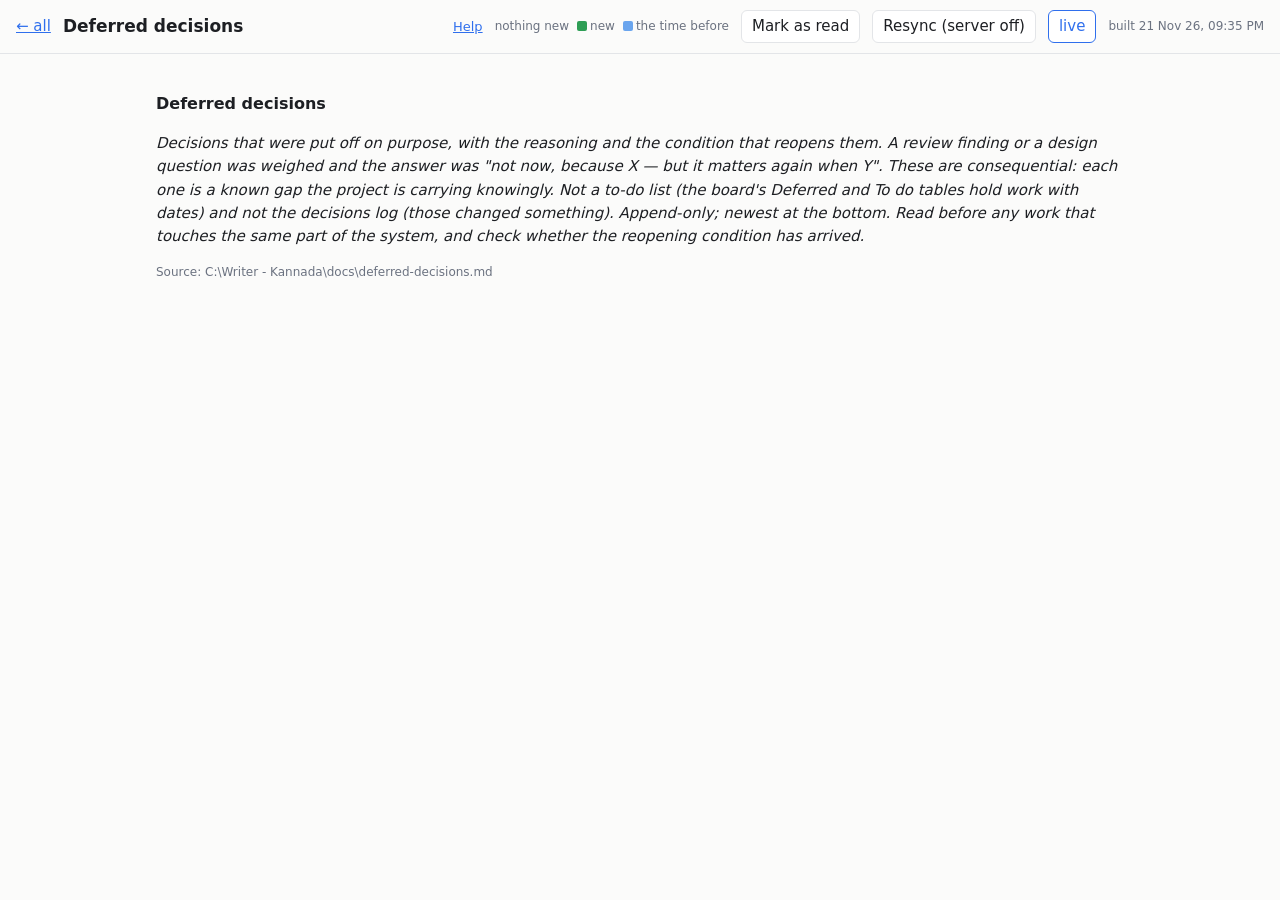
<file: docs/pages/d-deferred-decisions-log.html>
<!doctype html><html lang="en"><head><meta charset="utf-8"><meta name="viewport" content="width=device-width,initial-scale=1"><title>Deferred decisions</title><style>
:root{--bg:#fbfbfa;--fg:#1d1f23;--mut:#6b7280;--line:#e3e5e8;--card:#fff;--acc:#2f6fed;--ok:#1f8a4c;--bad:#c0392b;--wait:#b7791f;
--new:#e6f6ea;--newb:#2e9e55;--prev:#e7f1fd;--prevb:#6aa5ee}
@media (prefers-color-scheme:dark){:root{--bg:#16181c;--fg:#e6e8eb;--mut:#9aa3af;--line:#2c3038;--card:#1d2026;--acc:#7aa7ff;--ok:#4cc27f;--bad:#f0776a;--wait:#e0b050;
--new:#16321f;--newb:#3fbf6c;--prev:#14263d;--prevb:#5b93dd}}
*{box-sizing:border-box}body{margin:0;background:var(--bg);color:var(--fg);font:15px/1.55 system-ui,Segoe UI,Roboto,sans-serif}
a{color:var(--acc)}main{max-width:1000px;margin:0 auto;padding:16px}
header.top{position:sticky;top:0;z-index:5;background:var(--bg);border-bottom:1px solid var(--line);padding:10px 16px;display:flex;gap:12px;align-items:center;flex-wrap:wrap}
header.top h1{font-size:17px;margin:0;flex:1;min-width:200px}header.top .meta{color:var(--mut);font-size:12px}
button{font:inherit;border:1px solid var(--line);background:var(--card);color:var(--fg);border-radius:6px;padding:4px 10px;cursor:pointer}
.top .helplink{font-size:13px;white-space:nowrap}#fpnote{margin:8px 16px;padding:10px 12px;border:1px solid var(--line);background:var(--card);border-radius:6px}#fpnote p{margin:0 0 6px}#fpnote code{user-select:all;word-break:break-all}
button.on{border-color:var(--acc);color:var(--acc)}
.chip{display:inline-block;box-sizing:border-box;max-width:100%;overflow:hidden;text-overflow:ellipsis;vertical-align:bottom;font-size:12px;border:1px solid var(--line);border-radius:999px;padding:0 8px;margin-left:6px;color:var(--mut);white-space:nowrap}
.chip.ok,.chip.done{color:var(--ok);border-color:var(--ok)}.chip.bad,.chip.stop{color:var(--bad);border-color:var(--bad)}.chip.wait{color:var(--wait);border-color:var(--wait)}.chip.run{color:var(--acc);border-color:var(--acc)}.chip.old{opacity:.6}
.tabs{display:flex;gap:4px;flex-wrap:wrap;margin:12px 0;border-bottom:1px solid var(--line)}
.tabs button{border-radius:6px 6px 0 0;border-bottom:none}.tabs button.on{background:var(--card);font-weight:600}
.tab{display:none}.tab.on{display:block}
h2{font-size:16px;margin:22px 0 8px}h3{font-size:14.5px;margin:16px 0 6px}h4,h5,h6{font-size:14px;margin:12px 0 4px}
.summary,.q,.pre,details.sec,.card,.warn{background:var(--card);border:1px solid var(--line);border-radius:8px;padding:12px 14px;margin:8px 0}
.lead{font-size:16px;margin:0 0 8px}
.trail{list-style:none;display:flex;flex-wrap:wrap;align-items:baseline;padding:0;margin:8px 0 2px;font-size:13px}
.trail li{display:inline-flex;align-items:baseline;color:var(--mut)}
.trail li:not(:last-child)::after{content:"→";margin:0 7px;opacity:.5}.trail li.all:not(:last-child)::after{content:"|";margin:0 9px}
.trail li button{display:inline;border:0;background:none;padding:1px 2px;color:inherit;font:inherit;border-radius:3px;cursor:pointer}
.trail li button small{margin-left:5px;font-size:11px;font-weight:400;opacity:.75}
.trail li.past{color:var(--ok)}.trail li.here{color:var(--acc);font-weight:600}
.trail li button:disabled{cursor:default;opacity:.45}
.trail li button.sel{text-decoration:underline;text-decoration-thickness:2px;text-underline-offset:4px}
.phase-off{display:none!important}
.tiles{display:grid;grid-template-columns:repeat(auto-fit,minmax(200px,1fr));gap:8px;margin:8px 0}
.tile{border:1px solid var(--line);border-radius:8px;padding:8px 10px}.tile b{display:block;font-size:11.5px;text-transform:uppercase;letter-spacing:.04em;color:var(--mut)}
.tile.need{border-color:var(--wait)}.tile.need b{color:var(--wait)}
.asked{border-left:3px solid var(--acc);padding:2px 10px;margin:10px 0}.asked b{font-size:12px;color:var(--mut)}.asked p{margin:2px 0}
ul.instr{list-style:none;padding:0;margin:0}ul.instr li{display:flex;gap:8px;align-items:baseline;padding:6px 8px;border-bottom:1px solid var(--line)}
.iid{font:600 12px ui-monospace,Consolas,monospace;color:var(--mut);min-width:28px}.itext{flex:1}li.sup .itext{text-decoration:line-through;opacity:.6}
.q.open{border-color:var(--wait)}.qh{display:flex;align-items:center;gap:4px}.when{margin-left:auto;color:var(--mut);font-size:12px}
.qq{font-weight:600;margin:6px 0}.qf{margin:6px 0}.qf>b{font-size:11.5px;text-transform:uppercase;letter-spacing:.04em;color:var(--mut)}.qf p,.qf ul{margin:2px 0}
.qf.answer{border-left:3px solid var(--ok);padding-left:10px}.qf.miss,.miss{color:var(--bad)}
details.sec>summary{cursor:pointer;font-weight:600}details.sec[open]>summary{margin-bottom:8px}
.tw{overflow-x:auto}table{border-collapse:collapse;width:100%;font-size:13.5px}th,td{border:1px solid var(--line);padding:4px 8px;text-align:left;vertical-align:top}th{background:rgba(127,127,127,.08)}
pre{overflow-x:auto;background:rgba(127,127,127,.1);padding:8px 10px;border-radius:6px;font-size:12.5px}code{font-family:ui-monospace,Consolas,monospace;font-size:.92em;background:rgba(127,127,127,.12);padding:0 3px;border-radius:3px}pre code{background:none;padding:0}
blockquote{margin:6px 0;padding:2px 12px;border-left:3px solid var(--line);color:var(--mut)}.box{font-size:1.05em}
.warn{border-color:var(--bad)}.warn b{color:var(--bad)}.warn ul{margin:4px 0}
[data-h].new{background:var(--new);box-shadow:inset 3px 0 0 var(--newb)}[data-h].prev{background:var(--prev);box-shadow:inset 3px 0 0 var(--prevb)}
.legend{font-size:12px;color:var(--mut)}.legend i{display:inline-block;width:10px;height:10px;border-radius:2px;margin:0 3px 0 8px;vertical-align:-1px}
.grid{display:grid;grid-template-columns:repeat(auto-fill,minmax(300px,1fr));gap:10px}.card{margin:0;display:block;min-width:0;overflow:hidden;color:inherit;text-decoration:none}
.card:hover{border-color:var(--acc)}.card h3{margin:0 0 4px;font-size:15px}.card .row{font-size:13px;margin:2px 0}.card .row b{color:var(--mut);font-weight:500}
.card.need{border-color:var(--wait)}.badge{background:var(--newb);color:#fff;border-radius:999px;font-size:11.5px;padding:0 7px;margin-left:6px}
.todo{background:var(--card);border:1px solid var(--wait);border-radius:8px;padding:10px 14px;margin:8px 0}.todo h3{margin:0 0 4px}.todo ul{margin:4px 0 0;padding-left:20px}
.todo .nx{color:var(--mut);font-size:13px}.none{color:var(--mut)}
ul.feed{list-style:none;padding:0;margin:0;background:var(--card);border:1px solid var(--line);border-radius:8px}
ul.feed li{display:grid;grid-template-columns:118px 1fr;gap:10px;padding:7px 12px;border-bottom:1px solid var(--line)}ul.feed li:last-child{border-bottom:none}
ul.feed .w{color:var(--mut);font-size:12.5px;white-space:nowrap}ul.feed .f{font-size:12.5px}ul.feed .chip{margin-left:0;margin-right:6px}
.chip.problem{color:var(--bad);border-color:var(--bad)}.chip.decided,.chip.direction{color:var(--wait);border-color:var(--wait)}.chip.done{color:var(--ok);border-color:var(--ok)}
.docs{display:flex;flex-wrap:wrap;gap:8px}.docs a{background:var(--card);border:1px solid var(--line);border-radius:6px;padding:4px 12px;text-decoration:none}
button.copy{margin-left:8px;font-size:12px;padding:1px 8px}
.dot{display:inline-block;width:7px;height:7px;border-radius:50%;background:var(--newb);margin-left:6px}
</style></head><body data-project="Writer - Kannada" data-page="d-deferred-decisions-log.html" data-serve="python &quot;C:\Users\User\.a\templates\pages\page_build.py&quot; --root &quot;C:\Writer - Kannada&quot; --serve"><header class="top"><a href="index.html">&larr; all</a><h1>Deferred decisions</h1><a class="helplink" href="index.html#help" title="How to start, stop and open these pages">Help</a><span class="legend"><span id="newcount"></span><i style="background:var(--newb)"></i>new<i style="background:var(--prevb)"></i>the time before</span><button id="markread">Mark as read</button><button id="resync" title="Rebuilds the pages from the files, in the background">Resync</button><button id="auto" title="Follows the agent by itself. Click to switch off.">live</button><span class="meta">built 21 Nov 26, 09:35 PM</span></header><div id="fpnote" hidden></div><main><h2>Deferred decisions</h2>
<p data-h="6e371f29c3"><em>Decisions that were put off on purpose, with the reasoning and the condition that reopens them. A review finding or a design question was weighed and the answer was &quot;not now, because X — but it matters again when Y&quot;. These are consequential: each one is a known gap the project is carrying knowingly. Not a to-do list (the board&#x27;s Deferred and To do tables hold work with dates) and not the decisions log (those changed something). Append-only; newest at the bottom. Read before any work that touches the same part of the system, and check whether the reopening condition has arrived.</em></p><p class="legend">Source: C:\Writer - Kannada\docs\deferred-decisions.md</p></main><script>
(function(){
  var KEY='a-pages:'+document.body.dataset.project+':'+document.body.dataset.page, st;
  try{st=JSON.parse(localStorage.getItem(KEY)||'null')}catch(e){st=null}
  var els=[].slice.call(document.querySelectorAll('[data-h]'));
  function save(){try{localStorage.setItem(KEY,JSON.stringify(st))}catch(e){}}
  if(!st){st={batch:0,seen:{}};els.forEach(function(e){st.seen[e.dataset.h]=0});save()}
  function paint(){
    var n=0;els.forEach(function(e){var b=st.seen[e.dataset.h];e.classList.remove('new','prev');
      if(b===undefined){e.classList.add('new');n++}else if(st.batch>0&&b===st.batch){e.classList.add('prev')}});
    var c=document.getElementById('newcount');if(c)c.textContent=n?n+' new since you last marked as read':'nothing new';
    var m=document.getElementById('markread');if(m)m.disabled=!n;
    [].forEach.call(document.querySelectorAll('.tabs button,details.sec>summary'),function(b){
      var host=b.tagName==='BUTTON'?document.getElementById(b.dataset.tab):b.parentNode,d=b.querySelector('.dot');
      var has=host&&host.querySelector('[data-h].new');
      if(has&&!d){d=document.createElement('span');d.className='dot';b.appendChild(d)}else if(!has&&d){d.remove()}});
  }
  var mr=document.getElementById('markread');
  if(mr)mr.onclick=function(){st.batch++;var keep={};els.forEach(function(e){var h=e.dataset.h,b=st.seen[h];keep[h]=(b===undefined)?st.batch:b});st.seen=keep;save();paint()};
  [].forEach.call(document.querySelectorAll('.tabs button'),function(b){b.onclick=function(){
    [].forEach.call(document.querySelectorAll('.tabs button,.tab'),function(x){x.classList.remove('on')});
    b.classList.add('on');document.getElementById(b.dataset.tab).classList.add('on');try{sessionStorage.setItem(KEY+':tab',b.dataset.tab)}catch(e){}}});
  try{var t=sessionStorage.getItem(KEY+':tab'),tb=t&&document.querySelector('.tabs button[data-tab="'+t+'"]');if(tb)tb.click();
      var y=sessionStorage.getItem(KEY+':y');if(y)window.scrollTo(0,+y)}catch(e){}
  var ar=document.getElementById('auto'),AK='a-pages:auto';
  function live(){try{return localStorage.getItem(AK)!=='0'}catch(e){return true}}
  var srv=/^https?:$/.test(location.protocol)&&/^(localhost|127\.0\.0\.1)$/.test(location.hostname),rs=document.getElementById('resync'),rev=null,boot=null;
  function stay(){try{sessionStorage.setItem(KEY+':y',window.scrollY)}catch(e){}}
  function hhmm(){var d=new Date();return d.toLocaleTimeString([],{hour:'2-digit',minute:'2-digit'})}
  function poll(){fetch('/status',{cache:'no-store'}).then(function(r){return r.json()}).then(function(j){
      if(rev===null){rev=j.rev;boot=j.boot;if(rs&&!rs.dataset.busy)rs.textContent='Resync'}
      else if(j.rev!==rev||j.boot!==boot){stay();location.reload()}
    }).catch(function(){if(rs&&!rs.dataset.busy){rs.textContent='Server stopped (reconnects by itself)';rs.title='It restarts itself after the builder script changes. If it does not come back, start it again with /A.show, or: '+document.body.dataset.serve}})}
  function arm(){if(live()){ar&&ar.classList.add('on');
    if(srv){poll();setInterval(poll,4000)}else{setTimeout(function(){stay();location.reload()},15000)}}}
  if(rs){
    if(!srv){rs.disabled=true;rs.textContent='Resync (server off)';rs.title='Open this page through the server to use Resync: /A.show, or: '+document.body.dataset.serve}
    else rs.onclick=function(){rs.dataset.busy='1';rs.disabled=true;rs.textContent='Syncing…';
      fetch('/resync',{method:'POST',headers:{'X-Resync':'1'}}).then(function(r){return r.json()}).then(function(j){
        rs.textContent='Synced '+hhmm()+(j.warnings?' · '+j.warnings+' format problem(s)':'');setTimeout(function(){stay();location.reload()},500)
      }).catch(function(){rs.textContent='Server not running';rs.title='Start it with /A.show, or: '+document.body.dataset.serve;rs.disabled=false;delete rs.dataset.busy})}}
  if(ar)ar.onclick=function(){try{localStorage.setItem(AK,live()?'0':'1')}catch(e){}location.reload()};
  var ph=document.getElementById('phases');
  if(ph){var bs=[].slice.call(ph.querySelectorAll('button')),pn=document.getElementById('phasenote'),PK=KEY+':phase';
    var pick=function(i){var b=bs[i];if(!b||b.disabled)return;bs.forEach(function(x){x.classList.remove('sel')});b.classList.add('sel');
      var all=b.dataset.all==='1',sp=(b.dataset.spans||'').split(',').filter(Boolean).map(function(q){var p=q.split(':');return[+p[0],+p[1]]}),n=0;
      [].forEach.call(document.querySelectorAll('[data-ts]'),function(el){var t=+el.dataset.ts,ok=all||sp.some(function(r){return t>=r[0]&&t<r[1]});
        el.classList.toggle('phase-off',!ok);if(ok)n++});
      pn.textContent=all?'':'Showing '+b.dataset.label+': '+n+' dated entr'+(n===1?'y':'ies')+'. Parts without a date stay visible. Click All for everything.';
      try{sessionStorage.setItem(PK,String(i))}catch(e){}};
    bs.forEach(function(b,i){b.onclick=function(){pick(i)}});
    try{var sv=sessionStorage.getItem(PK);if(sv!==null&&+sv>0)pick(+sv)}catch(e){}}
  var fp=document.getElementById('fplink');
  if(fp)fp.onclick=function(){var note=document.getElementById('fpnote'),url=fp.dataset.url,w=window.open('','a-code-map');
    fetch(url,{mode:'no-cors',cache:'no-store'}).then(function(){note.hidden=true;if(w)w.location.href=url;else location.href=url},function(){
      if(w)w.close();note.textContent='';note.hidden=false;
      var p=document.createElement('p'),c=document.createElement('code');
      p.textContent='The code map is not running. Start it by running this in a terminal, then click Code map again:';
      c.textContent=fp.dataset.start||'(no start command is set: add floorplan_start to .a/project.md)';
      note.appendChild(p);note.appendChild(c)})};
  [].forEach.call(document.querySelectorAll('button.copy'),function(b){b.onclick=function(){
    var t=b.dataset.copy,done=function(){var o=b.textContent;b.textContent='copied';setTimeout(function(){b.textContent=o},1200)};
    if(navigator.clipboard&&navigator.clipboard.writeText){navigator.clipboard.writeText(t).then(done,function(){})}
    else{var a=document.createElement('textarea');a.value=t;document.body.appendChild(a);a.select();try{document.execCommand('copy');done()}catch(e){}a.remove()}}});
  if(location.hash){var tgt=document.getElementById(location.hash.slice(1)),tabEl=tgt&&tgt.closest('.tab');
    if(tabEl){var tb2=document.querySelector('.tabs button[data-tab="'+tabEl.id+'"]');if(tb2)tb2.click();tgt.scrollIntoView()}}
  arm();
  [].forEach.call(document.querySelectorAll('a.card[data-hashes]'),function(a){
    var s;try{s=JSON.parse(localStorage.getItem('a-pages:'+document.body.dataset.project+':'+a.dataset.pagekey)||'null')}catch(e){s=null}
    if(!s)return;var n=a.dataset.hashes.split(',').filter(function(x){return x&&s.seen[x]===undefined}).length;
    if(n){var b=document.createElement('span');b.className='badge';b.textContent=n+' new';a.querySelector('h3').appendChild(b)}});
  paint();
})();
(function(){  // home page: no live server -> land on Help (moved to the top, opened, with a banner); server running -> the project view
  var hp=document.getElementById('help'),nt=document.getElementById('srvnote');if(!hp||!nt)return;
  function off(){var m=document.querySelector('main');nt.hidden=false;hp.open=true;m.insertBefore(hp,m.firstChild);m.insertBefore(nt,m.firstChild);window.scrollTo(0,0)}
  if(!/^https?:$/.test(location.protocol)){off();return}
  fetch('/status',{cache:'no-store'}).then(function(r){if(!r.ok)throw 0;return r.json()}).then(function(j){if(!j||!j.ok)off()}).catch(off)})();
</script></body></html>
</file>
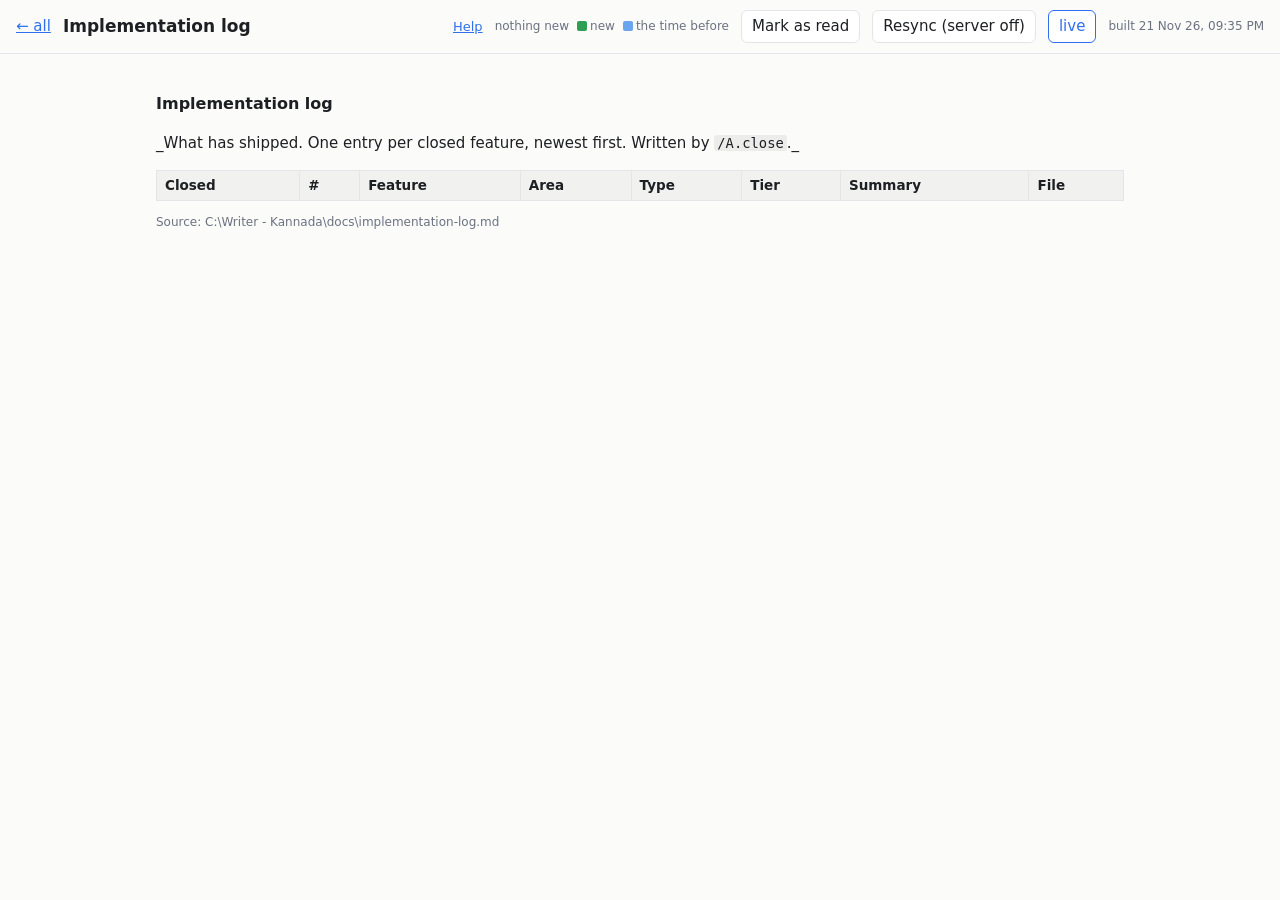
<file: docs/pages/d-implementation-log.html>
<!doctype html><html lang="en"><head><meta charset="utf-8"><meta name="viewport" content="width=device-width,initial-scale=1"><title>Implementation log</title><style>
:root{--bg:#fbfbfa;--fg:#1d1f23;--mut:#6b7280;--line:#e3e5e8;--card:#fff;--acc:#2f6fed;--ok:#1f8a4c;--bad:#c0392b;--wait:#b7791f;
--new:#e6f6ea;--newb:#2e9e55;--prev:#e7f1fd;--prevb:#6aa5ee}
@media (prefers-color-scheme:dark){:root{--bg:#16181c;--fg:#e6e8eb;--mut:#9aa3af;--line:#2c3038;--card:#1d2026;--acc:#7aa7ff;--ok:#4cc27f;--bad:#f0776a;--wait:#e0b050;
--new:#16321f;--newb:#3fbf6c;--prev:#14263d;--prevb:#5b93dd}}
*{box-sizing:border-box}body{margin:0;background:var(--bg);color:var(--fg);font:15px/1.55 system-ui,Segoe UI,Roboto,sans-serif}
a{color:var(--acc)}main{max-width:1000px;margin:0 auto;padding:16px}
header.top{position:sticky;top:0;z-index:5;background:var(--bg);border-bottom:1px solid var(--line);padding:10px 16px;display:flex;gap:12px;align-items:center;flex-wrap:wrap}
header.top h1{font-size:17px;margin:0;flex:1;min-width:200px}header.top .meta{color:var(--mut);font-size:12px}
button{font:inherit;border:1px solid var(--line);background:var(--card);color:var(--fg);border-radius:6px;padding:4px 10px;cursor:pointer}
.top .helplink{font-size:13px;white-space:nowrap}#fpnote{margin:8px 16px;padding:10px 12px;border:1px solid var(--line);background:var(--card);border-radius:6px}#fpnote p{margin:0 0 6px}#fpnote code{user-select:all;word-break:break-all}
button.on{border-color:var(--acc);color:var(--acc)}
.chip{display:inline-block;box-sizing:border-box;max-width:100%;overflow:hidden;text-overflow:ellipsis;vertical-align:bottom;font-size:12px;border:1px solid var(--line);border-radius:999px;padding:0 8px;margin-left:6px;color:var(--mut);white-space:nowrap}
.chip.ok,.chip.done{color:var(--ok);border-color:var(--ok)}.chip.bad,.chip.stop{color:var(--bad);border-color:var(--bad)}.chip.wait{color:var(--wait);border-color:var(--wait)}.chip.run{color:var(--acc);border-color:var(--acc)}.chip.old{opacity:.6}
.tabs{display:flex;gap:4px;flex-wrap:wrap;margin:12px 0;border-bottom:1px solid var(--line)}
.tabs button{border-radius:6px 6px 0 0;border-bottom:none}.tabs button.on{background:var(--card);font-weight:600}
.tab{display:none}.tab.on{display:block}
h2{font-size:16px;margin:22px 0 8px}h3{font-size:14.5px;margin:16px 0 6px}h4,h5,h6{font-size:14px;margin:12px 0 4px}
.summary,.q,.pre,details.sec,.card,.warn{background:var(--card);border:1px solid var(--line);border-radius:8px;padding:12px 14px;margin:8px 0}
.lead{font-size:16px;margin:0 0 8px}
.trail{list-style:none;display:flex;flex-wrap:wrap;align-items:baseline;padding:0;margin:8px 0 2px;font-size:13px}
.trail li{display:inline-flex;align-items:baseline;color:var(--mut)}
.trail li:not(:last-child)::after{content:"→";margin:0 7px;opacity:.5}.trail li.all:not(:last-child)::after{content:"|";margin:0 9px}
.trail li button{display:inline;border:0;background:none;padding:1px 2px;color:inherit;font:inherit;border-radius:3px;cursor:pointer}
.trail li button small{margin-left:5px;font-size:11px;font-weight:400;opacity:.75}
.trail li.past{color:var(--ok)}.trail li.here{color:var(--acc);font-weight:600}
.trail li button:disabled{cursor:default;opacity:.45}
.trail li button.sel{text-decoration:underline;text-decoration-thickness:2px;text-underline-offset:4px}
.phase-off{display:none!important}
.tiles{display:grid;grid-template-columns:repeat(auto-fit,minmax(200px,1fr));gap:8px;margin:8px 0}
.tile{border:1px solid var(--line);border-radius:8px;padding:8px 10px}.tile b{display:block;font-size:11.5px;text-transform:uppercase;letter-spacing:.04em;color:var(--mut)}
.tile.need{border-color:var(--wait)}.tile.need b{color:var(--wait)}
.asked{border-left:3px solid var(--acc);padding:2px 10px;margin:10px 0}.asked b{font-size:12px;color:var(--mut)}.asked p{margin:2px 0}
ul.instr{list-style:none;padding:0;margin:0}ul.instr li{display:flex;gap:8px;align-items:baseline;padding:6px 8px;border-bottom:1px solid var(--line)}
.iid{font:600 12px ui-monospace,Consolas,monospace;color:var(--mut);min-width:28px}.itext{flex:1}li.sup .itext{text-decoration:line-through;opacity:.6}
.q.open{border-color:var(--wait)}.qh{display:flex;align-items:center;gap:4px}.when{margin-left:auto;color:var(--mut);font-size:12px}
.qq{font-weight:600;margin:6px 0}.qf{margin:6px 0}.qf>b{font-size:11.5px;text-transform:uppercase;letter-spacing:.04em;color:var(--mut)}.qf p,.qf ul{margin:2px 0}
.qf.answer{border-left:3px solid var(--ok);padding-left:10px}.qf.miss,.miss{color:var(--bad)}
details.sec>summary{cursor:pointer;font-weight:600}details.sec[open]>summary{margin-bottom:8px}
.tw{overflow-x:auto}table{border-collapse:collapse;width:100%;font-size:13.5px}th,td{border:1px solid var(--line);padding:4px 8px;text-align:left;vertical-align:top}th{background:rgba(127,127,127,.08)}
pre{overflow-x:auto;background:rgba(127,127,127,.1);padding:8px 10px;border-radius:6px;font-size:12.5px}code{font-family:ui-monospace,Consolas,monospace;font-size:.92em;background:rgba(127,127,127,.12);padding:0 3px;border-radius:3px}pre code{background:none;padding:0}
blockquote{margin:6px 0;padding:2px 12px;border-left:3px solid var(--line);color:var(--mut)}.box{font-size:1.05em}
.warn{border-color:var(--bad)}.warn b{color:var(--bad)}.warn ul{margin:4px 0}
[data-h].new{background:var(--new);box-shadow:inset 3px 0 0 var(--newb)}[data-h].prev{background:var(--prev);box-shadow:inset 3px 0 0 var(--prevb)}
.legend{font-size:12px;color:var(--mut)}.legend i{display:inline-block;width:10px;height:10px;border-radius:2px;margin:0 3px 0 8px;vertical-align:-1px}
.grid{display:grid;grid-template-columns:repeat(auto-fill,minmax(300px,1fr));gap:10px}.card{margin:0;display:block;min-width:0;overflow:hidden;color:inherit;text-decoration:none}
.card:hover{border-color:var(--acc)}.card h3{margin:0 0 4px;font-size:15px}.card .row{font-size:13px;margin:2px 0}.card .row b{color:var(--mut);font-weight:500}
.card.need{border-color:var(--wait)}.badge{background:var(--newb);color:#fff;border-radius:999px;font-size:11.5px;padding:0 7px;margin-left:6px}
.todo{background:var(--card);border:1px solid var(--wait);border-radius:8px;padding:10px 14px;margin:8px 0}.todo h3{margin:0 0 4px}.todo ul{margin:4px 0 0;padding-left:20px}
.todo .nx{color:var(--mut);font-size:13px}.none{color:var(--mut)}
ul.feed{list-style:none;padding:0;margin:0;background:var(--card);border:1px solid var(--line);border-radius:8px}
ul.feed li{display:grid;grid-template-columns:118px 1fr;gap:10px;padding:7px 12px;border-bottom:1px solid var(--line)}ul.feed li:last-child{border-bottom:none}
ul.feed .w{color:var(--mut);font-size:12.5px;white-space:nowrap}ul.feed .f{font-size:12.5px}ul.feed .chip{margin-left:0;margin-right:6px}
.chip.problem{color:var(--bad);border-color:var(--bad)}.chip.decided,.chip.direction{color:var(--wait);border-color:var(--wait)}.chip.done{color:var(--ok);border-color:var(--ok)}
.docs{display:flex;flex-wrap:wrap;gap:8px}.docs a{background:var(--card);border:1px solid var(--line);border-radius:6px;padding:4px 12px;text-decoration:none}
button.copy{margin-left:8px;font-size:12px;padding:1px 8px}
.dot{display:inline-block;width:7px;height:7px;border-radius:50%;background:var(--newb);margin-left:6px}
</style></head><body data-project="Writer - Kannada" data-page="d-implementation-log.html" data-serve="python &quot;C:\Users\User\.a\templates\pages\page_build.py&quot; --root &quot;C:\Writer - Kannada&quot; --serve"><header class="top"><a href="index.html">&larr; all</a><h1>Implementation log</h1><a class="helplink" href="index.html#help" title="How to start, stop and open these pages">Help</a><span class="legend"><span id="newcount"></span><i style="background:var(--newb)"></i>new<i style="background:var(--prevb)"></i>the time before</span><button id="markread">Mark as read</button><button id="resync" title="Rebuilds the pages from the files, in the background">Resync</button><button id="auto" title="Follows the agent by itself. Click to switch off.">live</button><span class="meta">built 21 Nov 26, 09:35 PM</span></header><div id="fpnote" hidden></div><main><h2>Implementation log</h2>
<p data-h="7fe5b891b5">_What has shipped. One entry per closed feature, newest first. Written by <code>/A.close</code>._</p>
<div class='tw'><table><thead><tr><th>Closed</th><th>#</th><th>Feature</th><th>Area</th><th>Type</th><th>Tier</th><th>Summary</th><th>File</th></tr></thead><tbody></tbody></table></div><p class="legend">Source: C:\Writer - Kannada\docs\implementation-log.md</p></main><script>
(function(){
  var KEY='a-pages:'+document.body.dataset.project+':'+document.body.dataset.page, st;
  try{st=JSON.parse(localStorage.getItem(KEY)||'null')}catch(e){st=null}
  var els=[].slice.call(document.querySelectorAll('[data-h]'));
  function save(){try{localStorage.setItem(KEY,JSON.stringify(st))}catch(e){}}
  if(!st){st={batch:0,seen:{}};els.forEach(function(e){st.seen[e.dataset.h]=0});save()}
  function paint(){
    var n=0;els.forEach(function(e){var b=st.seen[e.dataset.h];e.classList.remove('new','prev');
      if(b===undefined){e.classList.add('new');n++}else if(st.batch>0&&b===st.batch){e.classList.add('prev')}});
    var c=document.getElementById('newcount');if(c)c.textContent=n?n+' new since you last marked as read':'nothing new';
    var m=document.getElementById('markread');if(m)m.disabled=!n;
    [].forEach.call(document.querySelectorAll('.tabs button,details.sec>summary'),function(b){
      var host=b.tagName==='BUTTON'?document.getElementById(b.dataset.tab):b.parentNode,d=b.querySelector('.dot');
      var has=host&&host.querySelector('[data-h].new');
      if(has&&!d){d=document.createElement('span');d.className='dot';b.appendChild(d)}else if(!has&&d){d.remove()}});
  }
  var mr=document.getElementById('markread');
  if(mr)mr.onclick=function(){st.batch++;var keep={};els.forEach(function(e){var h=e.dataset.h,b=st.seen[h];keep[h]=(b===undefined)?st.batch:b});st.seen=keep;save();paint()};
  [].forEach.call(document.querySelectorAll('.tabs button'),function(b){b.onclick=function(){
    [].forEach.call(document.querySelectorAll('.tabs button,.tab'),function(x){x.classList.remove('on')});
    b.classList.add('on');document.getElementById(b.dataset.tab).classList.add('on');try{sessionStorage.setItem(KEY+':tab',b.dataset.tab)}catch(e){}}});
  try{var t=sessionStorage.getItem(KEY+':tab'),tb=t&&document.querySelector('.tabs button[data-tab="'+t+'"]');if(tb)tb.click();
      var y=sessionStorage.getItem(KEY+':y');if(y)window.scrollTo(0,+y)}catch(e){}
  var ar=document.getElementById('auto'),AK='a-pages:auto';
  function live(){try{return localStorage.getItem(AK)!=='0'}catch(e){return true}}
  var srv=/^https?:$/.test(location.protocol)&&/^(localhost|127\.0\.0\.1)$/.test(location.hostname),rs=document.getElementById('resync'),rev=null,boot=null;
  function stay(){try{sessionStorage.setItem(KEY+':y',window.scrollY)}catch(e){}}
  function hhmm(){var d=new Date();return d.toLocaleTimeString([],{hour:'2-digit',minute:'2-digit'})}
  function poll(){fetch('/status',{cache:'no-store'}).then(function(r){return r.json()}).then(function(j){
      if(rev===null){rev=j.rev;boot=j.boot;if(rs&&!rs.dataset.busy)rs.textContent='Resync'}
      else if(j.rev!==rev||j.boot!==boot){stay();location.reload()}
    }).catch(function(){if(rs&&!rs.dataset.busy){rs.textContent='Server stopped (reconnects by itself)';rs.title='It restarts itself after the builder script changes. If it does not come back, start it again with /A.show, or: '+document.body.dataset.serve}})}
  function arm(){if(live()){ar&&ar.classList.add('on');
    if(srv){poll();setInterval(poll,4000)}else{setTimeout(function(){stay();location.reload()},15000)}}}
  if(rs){
    if(!srv){rs.disabled=true;rs.textContent='Resync (server off)';rs.title='Open this page through the server to use Resync: /A.show, or: '+document.body.dataset.serve}
    else rs.onclick=function(){rs.dataset.busy='1';rs.disabled=true;rs.textContent='Syncing…';
      fetch('/resync',{method:'POST',headers:{'X-Resync':'1'}}).then(function(r){return r.json()}).then(function(j){
        rs.textContent='Synced '+hhmm()+(j.warnings?' · '+j.warnings+' format problem(s)':'');setTimeout(function(){stay();location.reload()},500)
      }).catch(function(){rs.textContent='Server not running';rs.title='Start it with /A.show, or: '+document.body.dataset.serve;rs.disabled=false;delete rs.dataset.busy})}}
  if(ar)ar.onclick=function(){try{localStorage.setItem(AK,live()?'0':'1')}catch(e){}location.reload()};
  var ph=document.getElementById('phases');
  if(ph){var bs=[].slice.call(ph.querySelectorAll('button')),pn=document.getElementById('phasenote'),PK=KEY+':phase';
    var pick=function(i){var b=bs[i];if(!b||b.disabled)return;bs.forEach(function(x){x.classList.remove('sel')});b.classList.add('sel');
      var all=b.dataset.all==='1',sp=(b.dataset.spans||'').split(',').filter(Boolean).map(function(q){var p=q.split(':');return[+p[0],+p[1]]}),n=0;
      [].forEach.call(document.querySelectorAll('[data-ts]'),function(el){var t=+el.dataset.ts,ok=all||sp.some(function(r){return t>=r[0]&&t<r[1]});
        el.classList.toggle('phase-off',!ok);if(ok)n++});
      pn.textContent=all?'':'Showing '+b.dataset.label+': '+n+' dated entr'+(n===1?'y':'ies')+'. Parts without a date stay visible. Click All for everything.';
      try{sessionStorage.setItem(PK,String(i))}catch(e){}};
    bs.forEach(function(b,i){b.onclick=function(){pick(i)}});
    try{var sv=sessionStorage.getItem(PK);if(sv!==null&&+sv>0)pick(+sv)}catch(e){}}
  var fp=document.getElementById('fplink');
  if(fp)fp.onclick=function(){var note=document.getElementById('fpnote'),url=fp.dataset.url,w=window.open('','a-code-map');
    fetch(url,{mode:'no-cors',cache:'no-store'}).then(function(){note.hidden=true;if(w)w.location.href=url;else location.href=url},function(){
      if(w)w.close();note.textContent='';note.hidden=false;
      var p=document.createElement('p'),c=document.createElement('code');
      p.textContent='The code map is not running. Start it by running this in a terminal, then click Code map again:';
      c.textContent=fp.dataset.start||'(no start command is set: add floorplan_start to .a/project.md)';
      note.appendChild(p);note.appendChild(c)})};
  [].forEach.call(document.querySelectorAll('button.copy'),function(b){b.onclick=function(){
    var t=b.dataset.copy,done=function(){var o=b.textContent;b.textContent='copied';setTimeout(function(){b.textContent=o},1200)};
    if(navigator.clipboard&&navigator.clipboard.writeText){navigator.clipboard.writeText(t).then(done,function(){})}
    else{var a=document.createElement('textarea');a.value=t;document.body.appendChild(a);a.select();try{document.execCommand('copy');done()}catch(e){}a.remove()}}});
  if(location.hash){var tgt=document.getElementById(location.hash.slice(1)),tabEl=tgt&&tgt.closest('.tab');
    if(tabEl){var tb2=document.querySelector('.tabs button[data-tab="'+tabEl.id+'"]');if(tb2)tb2.click();tgt.scrollIntoView()}}
  arm();
  [].forEach.call(document.querySelectorAll('a.card[data-hashes]'),function(a){
    var s;try{s=JSON.parse(localStorage.getItem('a-pages:'+document.body.dataset.project+':'+a.dataset.pagekey)||'null')}catch(e){s=null}
    if(!s)return;var n=a.dataset.hashes.split(',').filter(function(x){return x&&s.seen[x]===undefined}).length;
    if(n){var b=document.createElement('span');b.className='badge';b.textContent=n+' new';a.querySelector('h3').appendChild(b)}});
  paint();
})();
(function(){  // home page: no live server -> land on Help (moved to the top, opened, with a banner); server running -> the project view
  var hp=document.getElementById('help'),nt=document.getElementById('srvnote');if(!hp||!nt)return;
  function off(){var m=document.querySelector('main');nt.hidden=false;hp.open=true;m.insertBefore(hp,m.firstChild);m.insertBefore(nt,m.firstChild);window.scrollTo(0,0)}
  if(!/^https?:$/.test(location.protocol)){off();return}
  fetch('/status',{cache:'no-store'}).then(function(r){if(!r.ok)throw 0;return r.json()}).then(function(j){if(!j||!j.ok)off()}).catch(off)})();
</script></body></html>
</file>
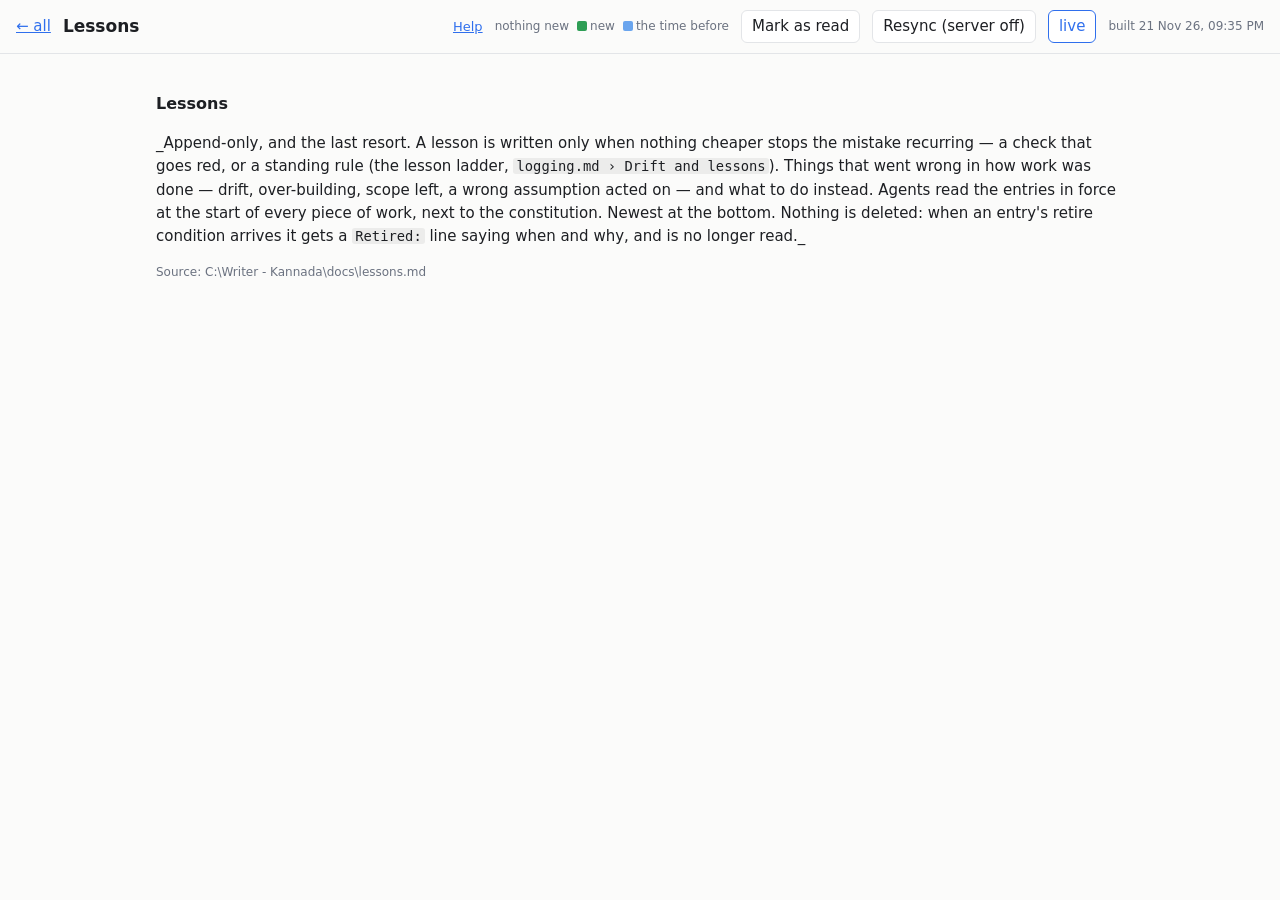
<file: docs/pages/d-lessons-log.html>
<!doctype html><html lang="en"><head><meta charset="utf-8"><meta name="viewport" content="width=device-width,initial-scale=1"><title>Lessons</title><style>
:root{--bg:#fbfbfa;--fg:#1d1f23;--mut:#6b7280;--line:#e3e5e8;--card:#fff;--acc:#2f6fed;--ok:#1f8a4c;--bad:#c0392b;--wait:#b7791f;
--new:#e6f6ea;--newb:#2e9e55;--prev:#e7f1fd;--prevb:#6aa5ee}
@media (prefers-color-scheme:dark){:root{--bg:#16181c;--fg:#e6e8eb;--mut:#9aa3af;--line:#2c3038;--card:#1d2026;--acc:#7aa7ff;--ok:#4cc27f;--bad:#f0776a;--wait:#e0b050;
--new:#16321f;--newb:#3fbf6c;--prev:#14263d;--prevb:#5b93dd}}
*{box-sizing:border-box}body{margin:0;background:var(--bg);color:var(--fg);font:15px/1.55 system-ui,Segoe UI,Roboto,sans-serif}
a{color:var(--acc)}main{max-width:1000px;margin:0 auto;padding:16px}
header.top{position:sticky;top:0;z-index:5;background:var(--bg);border-bottom:1px solid var(--line);padding:10px 16px;display:flex;gap:12px;align-items:center;flex-wrap:wrap}
header.top h1{font-size:17px;margin:0;flex:1;min-width:200px}header.top .meta{color:var(--mut);font-size:12px}
button{font:inherit;border:1px solid var(--line);background:var(--card);color:var(--fg);border-radius:6px;padding:4px 10px;cursor:pointer}
.top .helplink{font-size:13px;white-space:nowrap}#fpnote{margin:8px 16px;padding:10px 12px;border:1px solid var(--line);background:var(--card);border-radius:6px}#fpnote p{margin:0 0 6px}#fpnote code{user-select:all;word-break:break-all}
button.on{border-color:var(--acc);color:var(--acc)}
.chip{display:inline-block;box-sizing:border-box;max-width:100%;overflow:hidden;text-overflow:ellipsis;vertical-align:bottom;font-size:12px;border:1px solid var(--line);border-radius:999px;padding:0 8px;margin-left:6px;color:var(--mut);white-space:nowrap}
.chip.ok,.chip.done{color:var(--ok);border-color:var(--ok)}.chip.bad,.chip.stop{color:var(--bad);border-color:var(--bad)}.chip.wait{color:var(--wait);border-color:var(--wait)}.chip.run{color:var(--acc);border-color:var(--acc)}.chip.old{opacity:.6}
.tabs{display:flex;gap:4px;flex-wrap:wrap;margin:12px 0;border-bottom:1px solid var(--line)}
.tabs button{border-radius:6px 6px 0 0;border-bottom:none}.tabs button.on{background:var(--card);font-weight:600}
.tab{display:none}.tab.on{display:block}
h2{font-size:16px;margin:22px 0 8px}h3{font-size:14.5px;margin:16px 0 6px}h4,h5,h6{font-size:14px;margin:12px 0 4px}
.summary,.q,.pre,details.sec,.card,.warn{background:var(--card);border:1px solid var(--line);border-radius:8px;padding:12px 14px;margin:8px 0}
.lead{font-size:16px;margin:0 0 8px}
.trail{list-style:none;display:flex;flex-wrap:wrap;align-items:baseline;padding:0;margin:8px 0 2px;font-size:13px}
.trail li{display:inline-flex;align-items:baseline;color:var(--mut)}
.trail li:not(:last-child)::after{content:"→";margin:0 7px;opacity:.5}.trail li.all:not(:last-child)::after{content:"|";margin:0 9px}
.trail li button{display:inline;border:0;background:none;padding:1px 2px;color:inherit;font:inherit;border-radius:3px;cursor:pointer}
.trail li button small{margin-left:5px;font-size:11px;font-weight:400;opacity:.75}
.trail li.past{color:var(--ok)}.trail li.here{color:var(--acc);font-weight:600}
.trail li button:disabled{cursor:default;opacity:.45}
.trail li button.sel{text-decoration:underline;text-decoration-thickness:2px;text-underline-offset:4px}
.phase-off{display:none!important}
.tiles{display:grid;grid-template-columns:repeat(auto-fit,minmax(200px,1fr));gap:8px;margin:8px 0}
.tile{border:1px solid var(--line);border-radius:8px;padding:8px 10px}.tile b{display:block;font-size:11.5px;text-transform:uppercase;letter-spacing:.04em;color:var(--mut)}
.tile.need{border-color:var(--wait)}.tile.need b{color:var(--wait)}
.asked{border-left:3px solid var(--acc);padding:2px 10px;margin:10px 0}.asked b{font-size:12px;color:var(--mut)}.asked p{margin:2px 0}
ul.instr{list-style:none;padding:0;margin:0}ul.instr li{display:flex;gap:8px;align-items:baseline;padding:6px 8px;border-bottom:1px solid var(--line)}
.iid{font:600 12px ui-monospace,Consolas,monospace;color:var(--mut);min-width:28px}.itext{flex:1}li.sup .itext{text-decoration:line-through;opacity:.6}
.q.open{border-color:var(--wait)}.qh{display:flex;align-items:center;gap:4px}.when{margin-left:auto;color:var(--mut);font-size:12px}
.qq{font-weight:600;margin:6px 0}.qf{margin:6px 0}.qf>b{font-size:11.5px;text-transform:uppercase;letter-spacing:.04em;color:var(--mut)}.qf p,.qf ul{margin:2px 0}
.qf.answer{border-left:3px solid var(--ok);padding-left:10px}.qf.miss,.miss{color:var(--bad)}
details.sec>summary{cursor:pointer;font-weight:600}details.sec[open]>summary{margin-bottom:8px}
.tw{overflow-x:auto}table{border-collapse:collapse;width:100%;font-size:13.5px}th,td{border:1px solid var(--line);padding:4px 8px;text-align:left;vertical-align:top}th{background:rgba(127,127,127,.08)}
pre{overflow-x:auto;background:rgba(127,127,127,.1);padding:8px 10px;border-radius:6px;font-size:12.5px}code{font-family:ui-monospace,Consolas,monospace;font-size:.92em;background:rgba(127,127,127,.12);padding:0 3px;border-radius:3px}pre code{background:none;padding:0}
blockquote{margin:6px 0;padding:2px 12px;border-left:3px solid var(--line);color:var(--mut)}.box{font-size:1.05em}
.warn{border-color:var(--bad)}.warn b{color:var(--bad)}.warn ul{margin:4px 0}
[data-h].new{background:var(--new);box-shadow:inset 3px 0 0 var(--newb)}[data-h].prev{background:var(--prev);box-shadow:inset 3px 0 0 var(--prevb)}
.legend{font-size:12px;color:var(--mut)}.legend i{display:inline-block;width:10px;height:10px;border-radius:2px;margin:0 3px 0 8px;vertical-align:-1px}
.grid{display:grid;grid-template-columns:repeat(auto-fill,minmax(300px,1fr));gap:10px}.card{margin:0;display:block;min-width:0;overflow:hidden;color:inherit;text-decoration:none}
.card:hover{border-color:var(--acc)}.card h3{margin:0 0 4px;font-size:15px}.card .row{font-size:13px;margin:2px 0}.card .row b{color:var(--mut);font-weight:500}
.card.need{border-color:var(--wait)}.badge{background:var(--newb);color:#fff;border-radius:999px;font-size:11.5px;padding:0 7px;margin-left:6px}
.todo{background:var(--card);border:1px solid var(--wait);border-radius:8px;padding:10px 14px;margin:8px 0}.todo h3{margin:0 0 4px}.todo ul{margin:4px 0 0;padding-left:20px}
.todo .nx{color:var(--mut);font-size:13px}.none{color:var(--mut)}
ul.feed{list-style:none;padding:0;margin:0;background:var(--card);border:1px solid var(--line);border-radius:8px}
ul.feed li{display:grid;grid-template-columns:118px 1fr;gap:10px;padding:7px 12px;border-bottom:1px solid var(--line)}ul.feed li:last-child{border-bottom:none}
ul.feed .w{color:var(--mut);font-size:12.5px;white-space:nowrap}ul.feed .f{font-size:12.5px}ul.feed .chip{margin-left:0;margin-right:6px}
.chip.problem{color:var(--bad);border-color:var(--bad)}.chip.decided,.chip.direction{color:var(--wait);border-color:var(--wait)}.chip.done{color:var(--ok);border-color:var(--ok)}
.docs{display:flex;flex-wrap:wrap;gap:8px}.docs a{background:var(--card);border:1px solid var(--line);border-radius:6px;padding:4px 12px;text-decoration:none}
button.copy{margin-left:8px;font-size:12px;padding:1px 8px}
.dot{display:inline-block;width:7px;height:7px;border-radius:50%;background:var(--newb);margin-left:6px}
</style></head><body data-project="Writer - Kannada" data-page="d-lessons-log.html" data-serve="python &quot;C:\Users\User\.a\templates\pages\page_build.py&quot; --root &quot;C:\Writer - Kannada&quot; --serve"><header class="top"><a href="index.html">&larr; all</a><h1>Lessons</h1><a class="helplink" href="index.html#help" title="How to start, stop and open these pages">Help</a><span class="legend"><span id="newcount"></span><i style="background:var(--newb)"></i>new<i style="background:var(--prevb)"></i>the time before</span><button id="markread">Mark as read</button><button id="resync" title="Rebuilds the pages from the files, in the background">Resync</button><button id="auto" title="Follows the agent by itself. Click to switch off.">live</button><span class="meta">built 21 Nov 26, 09:35 PM</span></header><div id="fpnote" hidden></div><main><h2>Lessons</h2>
<p data-h="192ccab672">_Append-only, and the last resort. A lesson is written only when nothing cheaper stops the mistake recurring — a check that goes red, or a standing rule (the lesson ladder, <code>logging.md › Drift and lessons</code>). Things that went wrong in how work was done — drift, over-building, scope left, a wrong assumption acted on — and what to do instead. Agents read the entries in force at the start of every piece of work, next to the constitution. Newest at the bottom. Nothing is deleted: when an entry&#x27;s retire condition arrives it gets a <code>Retired:</code> line saying when and why, and is no longer read._</p><p class="legend">Source: C:\Writer - Kannada\docs\lessons.md</p></main><script>
(function(){
  var KEY='a-pages:'+document.body.dataset.project+':'+document.body.dataset.page, st;
  try{st=JSON.parse(localStorage.getItem(KEY)||'null')}catch(e){st=null}
  var els=[].slice.call(document.querySelectorAll('[data-h]'));
  function save(){try{localStorage.setItem(KEY,JSON.stringify(st))}catch(e){}}
  if(!st){st={batch:0,seen:{}};els.forEach(function(e){st.seen[e.dataset.h]=0});save()}
  function paint(){
    var n=0;els.forEach(function(e){var b=st.seen[e.dataset.h];e.classList.remove('new','prev');
      if(b===undefined){e.classList.add('new');n++}else if(st.batch>0&&b===st.batch){e.classList.add('prev')}});
    var c=document.getElementById('newcount');if(c)c.textContent=n?n+' new since you last marked as read':'nothing new';
    var m=document.getElementById('markread');if(m)m.disabled=!n;
    [].forEach.call(document.querySelectorAll('.tabs button,details.sec>summary'),function(b){
      var host=b.tagName==='BUTTON'?document.getElementById(b.dataset.tab):b.parentNode,d=b.querySelector('.dot');
      var has=host&&host.querySelector('[data-h].new');
      if(has&&!d){d=document.createElement('span');d.className='dot';b.appendChild(d)}else if(!has&&d){d.remove()}});
  }
  var mr=document.getElementById('markread');
  if(mr)mr.onclick=function(){st.batch++;var keep={};els.forEach(function(e){var h=e.dataset.h,b=st.seen[h];keep[h]=(b===undefined)?st.batch:b});st.seen=keep;save();paint()};
  [].forEach.call(document.querySelectorAll('.tabs button'),function(b){b.onclick=function(){
    [].forEach.call(document.querySelectorAll('.tabs button,.tab'),function(x){x.classList.remove('on')});
    b.classList.add('on');document.getElementById(b.dataset.tab).classList.add('on');try{sessionStorage.setItem(KEY+':tab',b.dataset.tab)}catch(e){}}});
  try{var t=sessionStorage.getItem(KEY+':tab'),tb=t&&document.querySelector('.tabs button[data-tab="'+t+'"]');if(tb)tb.click();
      var y=sessionStorage.getItem(KEY+':y');if(y)window.scrollTo(0,+y)}catch(e){}
  var ar=document.getElementById('auto'),AK='a-pages:auto';
  function live(){try{return localStorage.getItem(AK)!=='0'}catch(e){return true}}
  var srv=/^https?:$/.test(location.protocol)&&/^(localhost|127\.0\.0\.1)$/.test(location.hostname),rs=document.getElementById('resync'),rev=null,boot=null;
  function stay(){try{sessionStorage.setItem(KEY+':y',window.scrollY)}catch(e){}}
  function hhmm(){var d=new Date();return d.toLocaleTimeString([],{hour:'2-digit',minute:'2-digit'})}
  function poll(){fetch('/status',{cache:'no-store'}).then(function(r){return r.json()}).then(function(j){
      if(rev===null){rev=j.rev;boot=j.boot;if(rs&&!rs.dataset.busy)rs.textContent='Resync'}
      else if(j.rev!==rev||j.boot!==boot){stay();location.reload()}
    }).catch(function(){if(rs&&!rs.dataset.busy){rs.textContent='Server stopped (reconnects by itself)';rs.title='It restarts itself after the builder script changes. If it does not come back, start it again with /A.show, or: '+document.body.dataset.serve}})}
  function arm(){if(live()){ar&&ar.classList.add('on');
    if(srv){poll();setInterval(poll,4000)}else{setTimeout(function(){stay();location.reload()},15000)}}}
  if(rs){
    if(!srv){rs.disabled=true;rs.textContent='Resync (server off)';rs.title='Open this page through the server to use Resync: /A.show, or: '+document.body.dataset.serve}
    else rs.onclick=function(){rs.dataset.busy='1';rs.disabled=true;rs.textContent='Syncing…';
      fetch('/resync',{method:'POST',headers:{'X-Resync':'1'}}).then(function(r){return r.json()}).then(function(j){
        rs.textContent='Synced '+hhmm()+(j.warnings?' · '+j.warnings+' format problem(s)':'');setTimeout(function(){stay();location.reload()},500)
      }).catch(function(){rs.textContent='Server not running';rs.title='Start it with /A.show, or: '+document.body.dataset.serve;rs.disabled=false;delete rs.dataset.busy})}}
  if(ar)ar.onclick=function(){try{localStorage.setItem(AK,live()?'0':'1')}catch(e){}location.reload()};
  var ph=document.getElementById('phases');
  if(ph){var bs=[].slice.call(ph.querySelectorAll('button')),pn=document.getElementById('phasenote'),PK=KEY+':phase';
    var pick=function(i){var b=bs[i];if(!b||b.disabled)return;bs.forEach(function(x){x.classList.remove('sel')});b.classList.add('sel');
      var all=b.dataset.all==='1',sp=(b.dataset.spans||'').split(',').filter(Boolean).map(function(q){var p=q.split(':');return[+p[0],+p[1]]}),n=0;
      [].forEach.call(document.querySelectorAll('[data-ts]'),function(el){var t=+el.dataset.ts,ok=all||sp.some(function(r){return t>=r[0]&&t<r[1]});
        el.classList.toggle('phase-off',!ok);if(ok)n++});
      pn.textContent=all?'':'Showing '+b.dataset.label+': '+n+' dated entr'+(n===1?'y':'ies')+'. Parts without a date stay visible. Click All for everything.';
      try{sessionStorage.setItem(PK,String(i))}catch(e){}};
    bs.forEach(function(b,i){b.onclick=function(){pick(i)}});
    try{var sv=sessionStorage.getItem(PK);if(sv!==null&&+sv>0)pick(+sv)}catch(e){}}
  var fp=document.getElementById('fplink');
  if(fp)fp.onclick=function(){var note=document.getElementById('fpnote'),url=fp.dataset.url,w=window.open('','a-code-map');
    fetch(url,{mode:'no-cors',cache:'no-store'}).then(function(){note.hidden=true;if(w)w.location.href=url;else location.href=url},function(){
      if(w)w.close();note.textContent='';note.hidden=false;
      var p=document.createElement('p'),c=document.createElement('code');
      p.textContent='The code map is not running. Start it by running this in a terminal, then click Code map again:';
      c.textContent=fp.dataset.start||'(no start command is set: add floorplan_start to .a/project.md)';
      note.appendChild(p);note.appendChild(c)})};
  [].forEach.call(document.querySelectorAll('button.copy'),function(b){b.onclick=function(){
    var t=b.dataset.copy,done=function(){var o=b.textContent;b.textContent='copied';setTimeout(function(){b.textContent=o},1200)};
    if(navigator.clipboard&&navigator.clipboard.writeText){navigator.clipboard.writeText(t).then(done,function(){})}
    else{var a=document.createElement('textarea');a.value=t;document.body.appendChild(a);a.select();try{document.execCommand('copy');done()}catch(e){}a.remove()}}});
  if(location.hash){var tgt=document.getElementById(location.hash.slice(1)),tabEl=tgt&&tgt.closest('.tab');
    if(tabEl){var tb2=document.querySelector('.tabs button[data-tab="'+tabEl.id+'"]');if(tb2)tb2.click();tgt.scrollIntoView()}}
  arm();
  [].forEach.call(document.querySelectorAll('a.card[data-hashes]'),function(a){
    var s;try{s=JSON.parse(localStorage.getItem('a-pages:'+document.body.dataset.project+':'+a.dataset.pagekey)||'null')}catch(e){s=null}
    if(!s)return;var n=a.dataset.hashes.split(',').filter(function(x){return x&&s.seen[x]===undefined}).length;
    if(n){var b=document.createElement('span');b.className='badge';b.textContent=n+' new';a.querySelector('h3').appendChild(b)}});
  paint();
})();
(function(){  // home page: no live server -> land on Help (moved to the top, opened, with a banner); server running -> the project view
  var hp=document.getElementById('help'),nt=document.getElementById('srvnote');if(!hp||!nt)return;
  function off(){var m=document.querySelector('main');nt.hidden=false;hp.open=true;m.insertBefore(hp,m.firstChild);m.insertBefore(nt,m.firstChild);window.scrollTo(0,0)}
  if(!/^https?:$/.test(location.protocol)){off();return}
  fetch('/status',{cache:'no-store'}).then(function(r){if(!r.ok)throw 0;return r.json()}).then(function(j){if(!j||!j.ok)off()}).catch(off)})();
</script></body></html>
</file>
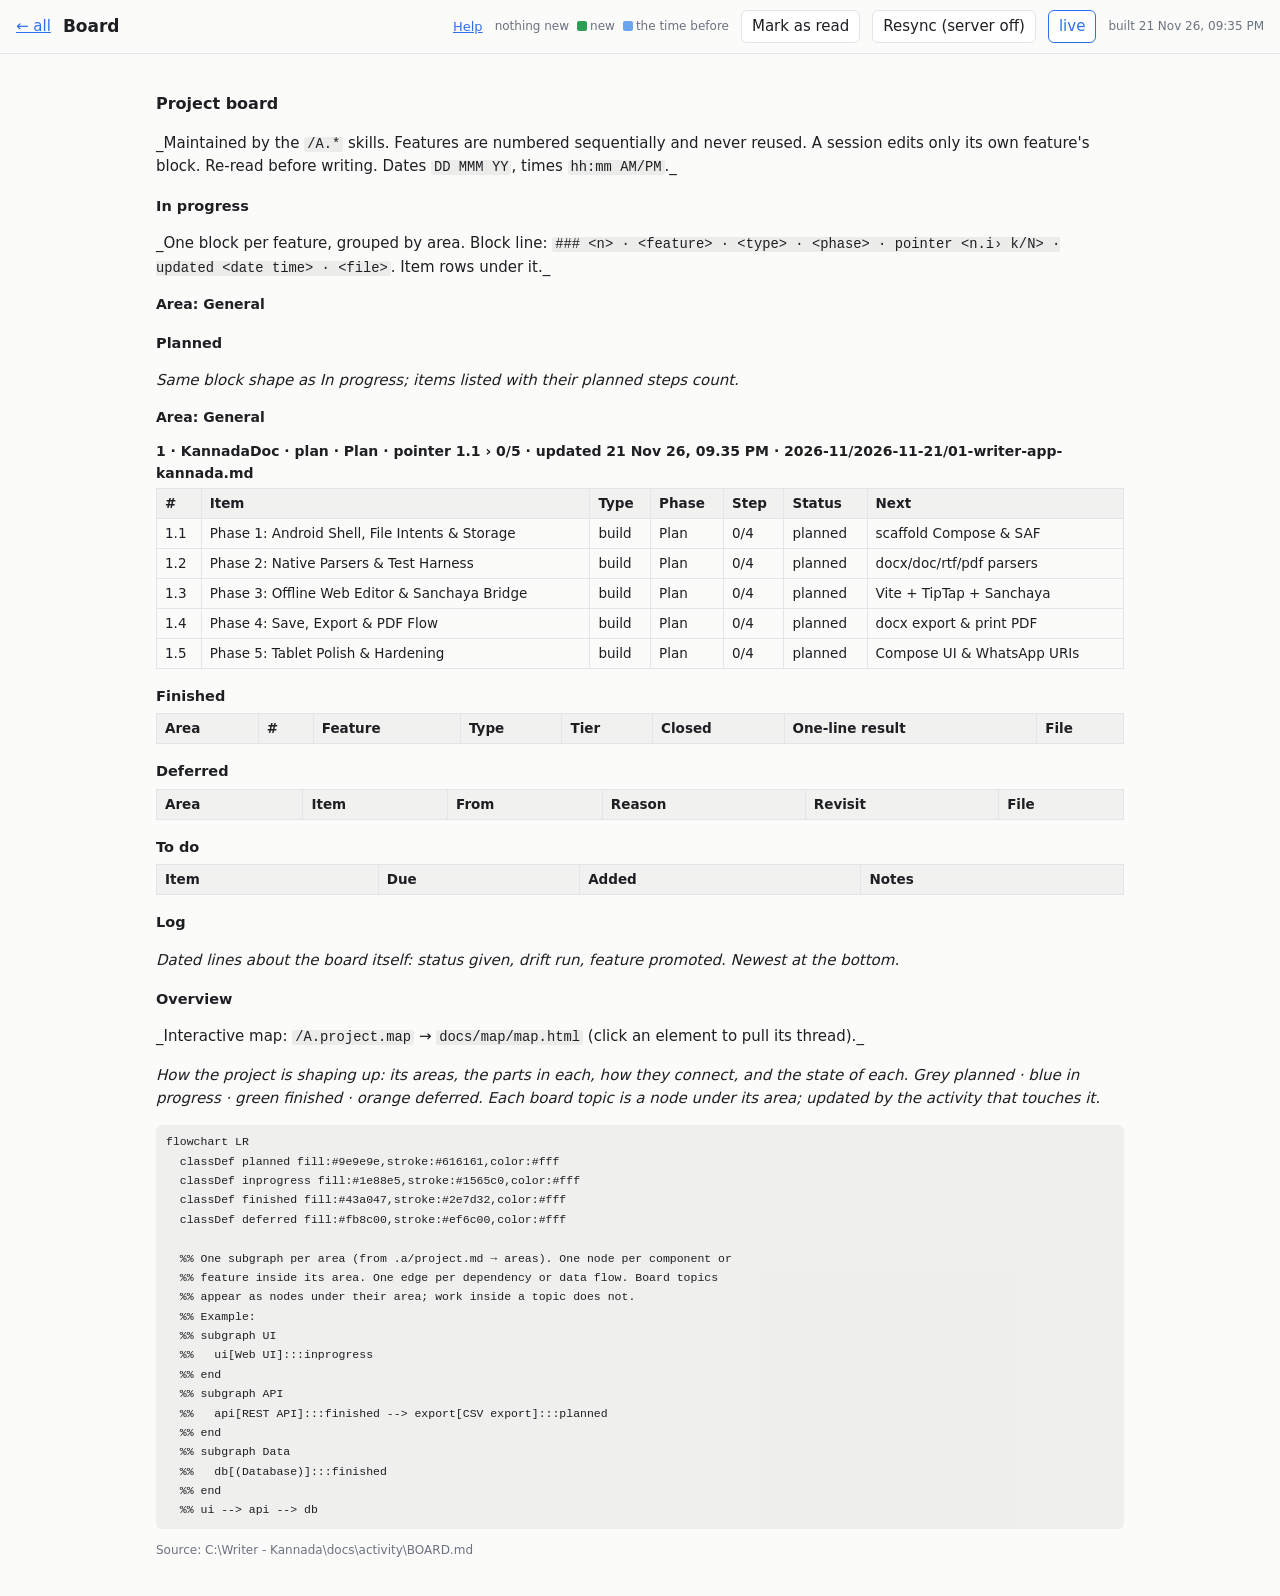
<file: docs/pages/d-project-board.html>
<!doctype html><html lang="en"><head><meta charset="utf-8"><meta name="viewport" content="width=device-width,initial-scale=1"><title>Board</title><style>
:root{--bg:#fbfbfa;--fg:#1d1f23;--mut:#6b7280;--line:#e3e5e8;--card:#fff;--acc:#2f6fed;--ok:#1f8a4c;--bad:#c0392b;--wait:#b7791f;
--new:#e6f6ea;--newb:#2e9e55;--prev:#e7f1fd;--prevb:#6aa5ee}
@media (prefers-color-scheme:dark){:root{--bg:#16181c;--fg:#e6e8eb;--mut:#9aa3af;--line:#2c3038;--card:#1d2026;--acc:#7aa7ff;--ok:#4cc27f;--bad:#f0776a;--wait:#e0b050;
--new:#16321f;--newb:#3fbf6c;--prev:#14263d;--prevb:#5b93dd}}
*{box-sizing:border-box}body{margin:0;background:var(--bg);color:var(--fg);font:15px/1.55 system-ui,Segoe UI,Roboto,sans-serif}
a{color:var(--acc)}main{max-width:1000px;margin:0 auto;padding:16px}
header.top{position:sticky;top:0;z-index:5;background:var(--bg);border-bottom:1px solid var(--line);padding:10px 16px;display:flex;gap:12px;align-items:center;flex-wrap:wrap}
header.top h1{font-size:17px;margin:0;flex:1;min-width:200px}header.top .meta{color:var(--mut);font-size:12px}
button{font:inherit;border:1px solid var(--line);background:var(--card);color:var(--fg);border-radius:6px;padding:4px 10px;cursor:pointer}
.top .helplink{font-size:13px;white-space:nowrap}#fpnote{margin:8px 16px;padding:10px 12px;border:1px solid var(--line);background:var(--card);border-radius:6px}#fpnote p{margin:0 0 6px}#fpnote code{user-select:all;word-break:break-all}
button.on{border-color:var(--acc);color:var(--acc)}
.chip{display:inline-block;box-sizing:border-box;max-width:100%;overflow:hidden;text-overflow:ellipsis;vertical-align:bottom;font-size:12px;border:1px solid var(--line);border-radius:999px;padding:0 8px;margin-left:6px;color:var(--mut);white-space:nowrap}
.chip.ok,.chip.done{color:var(--ok);border-color:var(--ok)}.chip.bad,.chip.stop{color:var(--bad);border-color:var(--bad)}.chip.wait{color:var(--wait);border-color:var(--wait)}.chip.run{color:var(--acc);border-color:var(--acc)}.chip.old{opacity:.6}
.tabs{display:flex;gap:4px;flex-wrap:wrap;margin:12px 0;border-bottom:1px solid var(--line)}
.tabs button{border-radius:6px 6px 0 0;border-bottom:none}.tabs button.on{background:var(--card);font-weight:600}
.tab{display:none}.tab.on{display:block}
h2{font-size:16px;margin:22px 0 8px}h3{font-size:14.5px;margin:16px 0 6px}h4,h5,h6{font-size:14px;margin:12px 0 4px}
.summary,.q,.pre,details.sec,.card,.warn{background:var(--card);border:1px solid var(--line);border-radius:8px;padding:12px 14px;margin:8px 0}
.lead{font-size:16px;margin:0 0 8px}
.trail{list-style:none;display:flex;flex-wrap:wrap;align-items:baseline;padding:0;margin:8px 0 2px;font-size:13px}
.trail li{display:inline-flex;align-items:baseline;color:var(--mut)}
.trail li:not(:last-child)::after{content:"→";margin:0 7px;opacity:.5}.trail li.all:not(:last-child)::after{content:"|";margin:0 9px}
.trail li button{display:inline;border:0;background:none;padding:1px 2px;color:inherit;font:inherit;border-radius:3px;cursor:pointer}
.trail li button small{margin-left:5px;font-size:11px;font-weight:400;opacity:.75}
.trail li.past{color:var(--ok)}.trail li.here{color:var(--acc);font-weight:600}
.trail li button:disabled{cursor:default;opacity:.45}
.trail li button.sel{text-decoration:underline;text-decoration-thickness:2px;text-underline-offset:4px}
.phase-off{display:none!important}
.tiles{display:grid;grid-template-columns:repeat(auto-fit,minmax(200px,1fr));gap:8px;margin:8px 0}
.tile{border:1px solid var(--line);border-radius:8px;padding:8px 10px}.tile b{display:block;font-size:11.5px;text-transform:uppercase;letter-spacing:.04em;color:var(--mut)}
.tile.need{border-color:var(--wait)}.tile.need b{color:var(--wait)}
.asked{border-left:3px solid var(--acc);padding:2px 10px;margin:10px 0}.asked b{font-size:12px;color:var(--mut)}.asked p{margin:2px 0}
ul.instr{list-style:none;padding:0;margin:0}ul.instr li{display:flex;gap:8px;align-items:baseline;padding:6px 8px;border-bottom:1px solid var(--line)}
.iid{font:600 12px ui-monospace,Consolas,monospace;color:var(--mut);min-width:28px}.itext{flex:1}li.sup .itext{text-decoration:line-through;opacity:.6}
.q.open{border-color:var(--wait)}.qh{display:flex;align-items:center;gap:4px}.when{margin-left:auto;color:var(--mut);font-size:12px}
.qq{font-weight:600;margin:6px 0}.qf{margin:6px 0}.qf>b{font-size:11.5px;text-transform:uppercase;letter-spacing:.04em;color:var(--mut)}.qf p,.qf ul{margin:2px 0}
.qf.answer{border-left:3px solid var(--ok);padding-left:10px}.qf.miss,.miss{color:var(--bad)}
details.sec>summary{cursor:pointer;font-weight:600}details.sec[open]>summary{margin-bottom:8px}
.tw{overflow-x:auto}table{border-collapse:collapse;width:100%;font-size:13.5px}th,td{border:1px solid var(--line);padding:4px 8px;text-align:left;vertical-align:top}th{background:rgba(127,127,127,.08)}
pre{overflow-x:auto;background:rgba(127,127,127,.1);padding:8px 10px;border-radius:6px;font-size:12.5px}code{font-family:ui-monospace,Consolas,monospace;font-size:.92em;background:rgba(127,127,127,.12);padding:0 3px;border-radius:3px}pre code{background:none;padding:0}
blockquote{margin:6px 0;padding:2px 12px;border-left:3px solid var(--line);color:var(--mut)}.box{font-size:1.05em}
.warn{border-color:var(--bad)}.warn b{color:var(--bad)}.warn ul{margin:4px 0}
[data-h].new{background:var(--new);box-shadow:inset 3px 0 0 var(--newb)}[data-h].prev{background:var(--prev);box-shadow:inset 3px 0 0 var(--prevb)}
.legend{font-size:12px;color:var(--mut)}.legend i{display:inline-block;width:10px;height:10px;border-radius:2px;margin:0 3px 0 8px;vertical-align:-1px}
.grid{display:grid;grid-template-columns:repeat(auto-fill,minmax(300px,1fr));gap:10px}.card{margin:0;display:block;min-width:0;overflow:hidden;color:inherit;text-decoration:none}
.card:hover{border-color:var(--acc)}.card h3{margin:0 0 4px;font-size:15px}.card .row{font-size:13px;margin:2px 0}.card .row b{color:var(--mut);font-weight:500}
.card.need{border-color:var(--wait)}.badge{background:var(--newb);color:#fff;border-radius:999px;font-size:11.5px;padding:0 7px;margin-left:6px}
.todo{background:var(--card);border:1px solid var(--wait);border-radius:8px;padding:10px 14px;margin:8px 0}.todo h3{margin:0 0 4px}.todo ul{margin:4px 0 0;padding-left:20px}
.todo .nx{color:var(--mut);font-size:13px}.none{color:var(--mut)}
ul.feed{list-style:none;padding:0;margin:0;background:var(--card);border:1px solid var(--line);border-radius:8px}
ul.feed li{display:grid;grid-template-columns:118px 1fr;gap:10px;padding:7px 12px;border-bottom:1px solid var(--line)}ul.feed li:last-child{border-bottom:none}
ul.feed .w{color:var(--mut);font-size:12.5px;white-space:nowrap}ul.feed .f{font-size:12.5px}ul.feed .chip{margin-left:0;margin-right:6px}
.chip.problem{color:var(--bad);border-color:var(--bad)}.chip.decided,.chip.direction{color:var(--wait);border-color:var(--wait)}.chip.done{color:var(--ok);border-color:var(--ok)}
.docs{display:flex;flex-wrap:wrap;gap:8px}.docs a{background:var(--card);border:1px solid var(--line);border-radius:6px;padding:4px 12px;text-decoration:none}
button.copy{margin-left:8px;font-size:12px;padding:1px 8px}
.dot{display:inline-block;width:7px;height:7px;border-radius:50%;background:var(--newb);margin-left:6px}
</style></head><body data-project="Writer - Kannada" data-page="d-project-board.html" data-serve="python &quot;C:\Users\User\.a\templates\pages\page_build.py&quot; --root &quot;C:\Writer - Kannada&quot; --serve"><header class="top"><a href="index.html">&larr; all</a><h1>Board</h1><a class="helplink" href="index.html#help" title="How to start, stop and open these pages">Help</a><span class="legend"><span id="newcount"></span><i style="background:var(--newb)"></i>new<i style="background:var(--prevb)"></i>the time before</span><button id="markread">Mark as read</button><button id="resync" title="Rebuilds the pages from the files, in the background">Resync</button><button id="auto" title="Follows the agent by itself. Click to switch off.">live</button><span class="meta">built 21 Nov 26, 09:35 PM</span></header><div id="fpnote" hidden></div><main><h2>Project board</h2>
<p data-h="ff44b66b80">_Maintained by the <code>/A.*</code> skills. Features are numbered sequentially and never reused. A session edits only its own feature&#x27;s block. Re-read before writing. Dates <code>DD MMM YY</code>, times <code>hh:mm AM/PM</code>._</p>
<h3>In progress</h3>
<p data-h="d14c6331cc">_One block per feature, grouped by area. Block line: <code>### &lt;n&gt; · &lt;feature&gt; · &lt;type&gt; · &lt;phase&gt; · pointer &lt;n.i› k/N&gt; · updated &lt;date time&gt; · &lt;file&gt;</code>. Item rows under it._</p>
<h4>Area: General</h4>
<h3>Planned</h3>
<p data-h="a8ee93de43"><em>Same block shape as In progress; items listed with their planned steps count.</em></p>
<h4>Area: General</h4>
<h4>1 · KannadaDoc · plan · Plan · pointer 1.1 › 0/5 · updated 21 Nov 26, 09.35 PM · 2026-11/2026-11-21/01-writer-app-kannada.md</h4>
<div class='tw'><table><thead><tr><th>#</th><th>Item</th><th>Type</th><th>Phase</th><th>Step</th><th>Status</th><th>Next</th></tr></thead><tbody><tr data-h="4e1b49dde8"><td>1.1</td><td>Phase 1: Android Shell, File Intents &amp; Storage</td><td>build</td><td>Plan</td><td>0/4</td><td>planned</td><td>scaffold Compose &amp; SAF</td></tr><tr data-h="e54fec637b"><td>1.2</td><td>Phase 2: Native Parsers &amp; Test Harness</td><td>build</td><td>Plan</td><td>0/4</td><td>planned</td><td>docx/doc/rtf/pdf parsers</td></tr><tr data-h="bf48e16427"><td>1.3</td><td>Phase 3: Offline Web Editor &amp; Sanchaya Bridge</td><td>build</td><td>Plan</td><td>0/4</td><td>planned</td><td>Vite + TipTap + Sanchaya</td></tr><tr data-h="1b1bb5b9aa"><td>1.4</td><td>Phase 4: Save, Export &amp; PDF Flow</td><td>build</td><td>Plan</td><td>0/4</td><td>planned</td><td>docx export &amp; print PDF</td></tr><tr data-h="822a91dbb7"><td>1.5</td><td>Phase 5: Tablet Polish &amp; Hardening</td><td>build</td><td>Plan</td><td>0/4</td><td>planned</td><td>Compose UI &amp; WhatsApp URIs</td></tr></tbody></table></div>
<h3>Finished</h3>
<div class='tw'><table><thead><tr><th>Area</th><th>#</th><th>Feature</th><th>Type</th><th>Tier</th><th>Closed</th><th>One-line result</th><th>File</th></tr></thead><tbody></tbody></table></div>
<h3>Deferred</h3>
<div class='tw'><table><thead><tr><th>Area</th><th>Item</th><th>From</th><th>Reason</th><th>Revisit</th><th>File</th></tr></thead><tbody></tbody></table></div>
<h3>To do</h3>
<div class='tw'><table><thead><tr><th>Item</th><th>Due</th><th>Added</th><th>Notes</th></tr></thead><tbody></tbody></table></div>
<h3>Log</h3>
<p data-h="c15169c290"><em>Dated lines about the board itself: status given, drift run, feature promoted. Newest at the bottom.</em></p>
<h3>Overview</h3>
<p data-h="69258b6cbf">_Interactive map: <code>/A.project.map</code> → <code>docs/map/map.html</code> (click an element to pull its thread)._</p>
<p data-h="e43c0db70f"><em>How the project is shaping up: its areas, the parts in each, how they connect, and the state of each. Grey planned · blue in progress · green finished · orange deferred. Each board topic is a node under its area; updated by the activity that touches it.</em></p>
<pre><code>flowchart LR
  classDef planned fill:#9e9e9e,stroke:#616161,color:#fff
  classDef inprogress fill:#1e88e5,stroke:#1565c0,color:#fff
  classDef finished fill:#43a047,stroke:#2e7d32,color:#fff
  classDef deferred fill:#fb8c00,stroke:#ef6c00,color:#fff

  %% One subgraph per area (from .a/project.md → areas). One node per component or
  %% feature inside its area. One edge per dependency or data flow. Board topics
  %% appear as nodes under their area; work inside a topic does not.
  %% Example:
  %% subgraph UI
  %%   ui[Web UI]:::inprogress
  %% end
  %% subgraph API
  %%   api[REST API]:::finished --&gt; export[CSV export]:::planned
  %% end
  %% subgraph Data
  %%   db[(Database)]:::finished
  %% end
  %% ui --&gt; api --&gt; db</code></pre><p class="legend">Source: C:\Writer - Kannada\docs\activity\BOARD.md</p></main><script>
(function(){
  var KEY='a-pages:'+document.body.dataset.project+':'+document.body.dataset.page, st;
  try{st=JSON.parse(localStorage.getItem(KEY)||'null')}catch(e){st=null}
  var els=[].slice.call(document.querySelectorAll('[data-h]'));
  function save(){try{localStorage.setItem(KEY,JSON.stringify(st))}catch(e){}}
  if(!st){st={batch:0,seen:{}};els.forEach(function(e){st.seen[e.dataset.h]=0});save()}
  function paint(){
    var n=0;els.forEach(function(e){var b=st.seen[e.dataset.h];e.classList.remove('new','prev');
      if(b===undefined){e.classList.add('new');n++}else if(st.batch>0&&b===st.batch){e.classList.add('prev')}});
    var c=document.getElementById('newcount');if(c)c.textContent=n?n+' new since you last marked as read':'nothing new';
    var m=document.getElementById('markread');if(m)m.disabled=!n;
    [].forEach.call(document.querySelectorAll('.tabs button,details.sec>summary'),function(b){
      var host=b.tagName==='BUTTON'?document.getElementById(b.dataset.tab):b.parentNode,d=b.querySelector('.dot');
      var has=host&&host.querySelector('[data-h].new');
      if(has&&!d){d=document.createElement('span');d.className='dot';b.appendChild(d)}else if(!has&&d){d.remove()}});
  }
  var mr=document.getElementById('markread');
  if(mr)mr.onclick=function(){st.batch++;var keep={};els.forEach(function(e){var h=e.dataset.h,b=st.seen[h];keep[h]=(b===undefined)?st.batch:b});st.seen=keep;save();paint()};
  [].forEach.call(document.querySelectorAll('.tabs button'),function(b){b.onclick=function(){
    [].forEach.call(document.querySelectorAll('.tabs button,.tab'),function(x){x.classList.remove('on')});
    b.classList.add('on');document.getElementById(b.dataset.tab).classList.add('on');try{sessionStorage.setItem(KEY+':tab',b.dataset.tab)}catch(e){}}});
  try{var t=sessionStorage.getItem(KEY+':tab'),tb=t&&document.querySelector('.tabs button[data-tab="'+t+'"]');if(tb)tb.click();
      var y=sessionStorage.getItem(KEY+':y');if(y)window.scrollTo(0,+y)}catch(e){}
  var ar=document.getElementById('auto'),AK='a-pages:auto';
  function live(){try{return localStorage.getItem(AK)!=='0'}catch(e){return true}}
  var srv=/^https?:$/.test(location.protocol)&&/^(localhost|127\.0\.0\.1)$/.test(location.hostname),rs=document.getElementById('resync'),rev=null,boot=null;
  function stay(){try{sessionStorage.setItem(KEY+':y',window.scrollY)}catch(e){}}
  function hhmm(){var d=new Date();return d.toLocaleTimeString([],{hour:'2-digit',minute:'2-digit'})}
  function poll(){fetch('/status',{cache:'no-store'}).then(function(r){return r.json()}).then(function(j){
      if(rev===null){rev=j.rev;boot=j.boot;if(rs&&!rs.dataset.busy)rs.textContent='Resync'}
      else if(j.rev!==rev||j.boot!==boot){stay();location.reload()}
    }).catch(function(){if(rs&&!rs.dataset.busy){rs.textContent='Server stopped (reconnects by itself)';rs.title='It restarts itself after the builder script changes. If it does not come back, start it again with /A.show, or: '+document.body.dataset.serve}})}
  function arm(){if(live()){ar&&ar.classList.add('on');
    if(srv){poll();setInterval(poll,4000)}else{setTimeout(function(){stay();location.reload()},15000)}}}
  if(rs){
    if(!srv){rs.disabled=true;rs.textContent='Resync (server off)';rs.title='Open this page through the server to use Resync: /A.show, or: '+document.body.dataset.serve}
    else rs.onclick=function(){rs.dataset.busy='1';rs.disabled=true;rs.textContent='Syncing…';
      fetch('/resync',{method:'POST',headers:{'X-Resync':'1'}}).then(function(r){return r.json()}).then(function(j){
        rs.textContent='Synced '+hhmm()+(j.warnings?' · '+j.warnings+' format problem(s)':'');setTimeout(function(){stay();location.reload()},500)
      }).catch(function(){rs.textContent='Server not running';rs.title='Start it with /A.show, or: '+document.body.dataset.serve;rs.disabled=false;delete rs.dataset.busy})}}
  if(ar)ar.onclick=function(){try{localStorage.setItem(AK,live()?'0':'1')}catch(e){}location.reload()};
  var ph=document.getElementById('phases');
  if(ph){var bs=[].slice.call(ph.querySelectorAll('button')),pn=document.getElementById('phasenote'),PK=KEY+':phase';
    var pick=function(i){var b=bs[i];if(!b||b.disabled)return;bs.forEach(function(x){x.classList.remove('sel')});b.classList.add('sel');
      var all=b.dataset.all==='1',sp=(b.dataset.spans||'').split(',').filter(Boolean).map(function(q){var p=q.split(':');return[+p[0],+p[1]]}),n=0;
      [].forEach.call(document.querySelectorAll('[data-ts]'),function(el){var t=+el.dataset.ts,ok=all||sp.some(function(r){return t>=r[0]&&t<r[1]});
        el.classList.toggle('phase-off',!ok);if(ok)n++});
      pn.textContent=all?'':'Showing '+b.dataset.label+': '+n+' dated entr'+(n===1?'y':'ies')+'. Parts without a date stay visible. Click All for everything.';
      try{sessionStorage.setItem(PK,String(i))}catch(e){}};
    bs.forEach(function(b,i){b.onclick=function(){pick(i)}});
    try{var sv=sessionStorage.getItem(PK);if(sv!==null&&+sv>0)pick(+sv)}catch(e){}}
  var fp=document.getElementById('fplink');
  if(fp)fp.onclick=function(){var note=document.getElementById('fpnote'),url=fp.dataset.url,w=window.open('','a-code-map');
    fetch(url,{mode:'no-cors',cache:'no-store'}).then(function(){note.hidden=true;if(w)w.location.href=url;else location.href=url},function(){
      if(w)w.close();note.textContent='';note.hidden=false;
      var p=document.createElement('p'),c=document.createElement('code');
      p.textContent='The code map is not running. Start it by running this in a terminal, then click Code map again:';
      c.textContent=fp.dataset.start||'(no start command is set: add floorplan_start to .a/project.md)';
      note.appendChild(p);note.appendChild(c)})};
  [].forEach.call(document.querySelectorAll('button.copy'),function(b){b.onclick=function(){
    var t=b.dataset.copy,done=function(){var o=b.textContent;b.textContent='copied';setTimeout(function(){b.textContent=o},1200)};
    if(navigator.clipboard&&navigator.clipboard.writeText){navigator.clipboard.writeText(t).then(done,function(){})}
    else{var a=document.createElement('textarea');a.value=t;document.body.appendChild(a);a.select();try{document.execCommand('copy');done()}catch(e){}a.remove()}}});
  if(location.hash){var tgt=document.getElementById(location.hash.slice(1)),tabEl=tgt&&tgt.closest('.tab');
    if(tabEl){var tb2=document.querySelector('.tabs button[data-tab="'+tabEl.id+'"]');if(tb2)tb2.click();tgt.scrollIntoView()}}
  arm();
  [].forEach.call(document.querySelectorAll('a.card[data-hashes]'),function(a){
    var s;try{s=JSON.parse(localStorage.getItem('a-pages:'+document.body.dataset.project+':'+a.dataset.pagekey)||'null')}catch(e){s=null}
    if(!s)return;var n=a.dataset.hashes.split(',').filter(function(x){return x&&s.seen[x]===undefined}).length;
    if(n){var b=document.createElement('span');b.className='badge';b.textContent=n+' new';a.querySelector('h3').appendChild(b)}});
  paint();
})();
(function(){  // home page: no live server -> land on Help (moved to the top, opened, with a banner); server running -> the project view
  var hp=document.getElementById('help'),nt=document.getElementById('srvnote');if(!hp||!nt)return;
  function off(){var m=document.querySelector('main');nt.hidden=false;hp.open=true;m.insertBefore(hp,m.firstChild);m.insertBefore(nt,m.firstChild);window.scrollTo(0,0)}
  if(!/^https?:$/.test(location.protocol)){off();return}
  fetch('/status',{cache:'no-store'}).then(function(r){if(!r.ok)throw 0;return r.json()}).then(function(j){if(!j||!j.ok)off()}).catch(off)})();
</script></body></html>
</file>
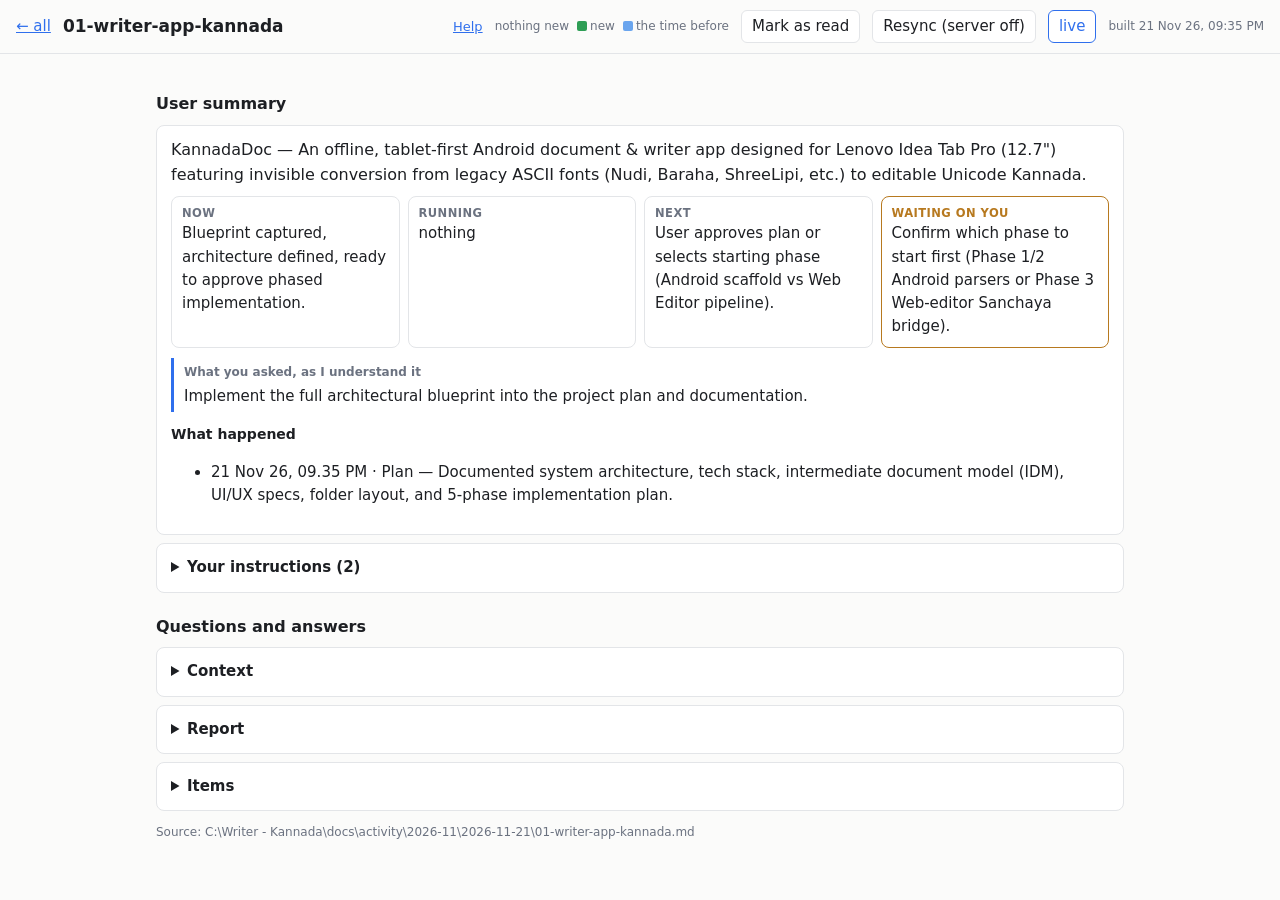
<file: docs/pages/f-2026-11-2026-11-21-01-writer-app-kannada.html>
<!doctype html><html lang="en"><head><meta charset="utf-8"><meta name="viewport" content="width=device-width,initial-scale=1"><title>01-writer-app-kannada</title><style>
:root{--bg:#fbfbfa;--fg:#1d1f23;--mut:#6b7280;--line:#e3e5e8;--card:#fff;--acc:#2f6fed;--ok:#1f8a4c;--bad:#c0392b;--wait:#b7791f;
--new:#e6f6ea;--newb:#2e9e55;--prev:#e7f1fd;--prevb:#6aa5ee}
@media (prefers-color-scheme:dark){:root{--bg:#16181c;--fg:#e6e8eb;--mut:#9aa3af;--line:#2c3038;--card:#1d2026;--acc:#7aa7ff;--ok:#4cc27f;--bad:#f0776a;--wait:#e0b050;
--new:#16321f;--newb:#3fbf6c;--prev:#14263d;--prevb:#5b93dd}}
*{box-sizing:border-box}body{margin:0;background:var(--bg);color:var(--fg);font:15px/1.55 system-ui,Segoe UI,Roboto,sans-serif}
a{color:var(--acc)}main{max-width:1000px;margin:0 auto;padding:16px}
header.top{position:sticky;top:0;z-index:5;background:var(--bg);border-bottom:1px solid var(--line);padding:10px 16px;display:flex;gap:12px;align-items:center;flex-wrap:wrap}
header.top h1{font-size:17px;margin:0;flex:1;min-width:200px}header.top .meta{color:var(--mut);font-size:12px}
button{font:inherit;border:1px solid var(--line);background:var(--card);color:var(--fg);border-radius:6px;padding:4px 10px;cursor:pointer}
.top .helplink{font-size:13px;white-space:nowrap}#fpnote{margin:8px 16px;padding:10px 12px;border:1px solid var(--line);background:var(--card);border-radius:6px}#fpnote p{margin:0 0 6px}#fpnote code{user-select:all;word-break:break-all}
button.on{border-color:var(--acc);color:var(--acc)}
.chip{display:inline-block;box-sizing:border-box;max-width:100%;overflow:hidden;text-overflow:ellipsis;vertical-align:bottom;font-size:12px;border:1px solid var(--line);border-radius:999px;padding:0 8px;margin-left:6px;color:var(--mut);white-space:nowrap}
.chip.ok,.chip.done{color:var(--ok);border-color:var(--ok)}.chip.bad,.chip.stop{color:var(--bad);border-color:var(--bad)}.chip.wait{color:var(--wait);border-color:var(--wait)}.chip.run{color:var(--acc);border-color:var(--acc)}.chip.old{opacity:.6}
.tabs{display:flex;gap:4px;flex-wrap:wrap;margin:12px 0;border-bottom:1px solid var(--line)}
.tabs button{border-radius:6px 6px 0 0;border-bottom:none}.tabs button.on{background:var(--card);font-weight:600}
.tab{display:none}.tab.on{display:block}
h2{font-size:16px;margin:22px 0 8px}h3{font-size:14.5px;margin:16px 0 6px}h4,h5,h6{font-size:14px;margin:12px 0 4px}
.summary,.q,.pre,details.sec,.card,.warn{background:var(--card);border:1px solid var(--line);border-radius:8px;padding:12px 14px;margin:8px 0}
.lead{font-size:16px;margin:0 0 8px}
.trail{list-style:none;display:flex;flex-wrap:wrap;align-items:baseline;padding:0;margin:8px 0 2px;font-size:13px}
.trail li{display:inline-flex;align-items:baseline;color:var(--mut)}
.trail li:not(:last-child)::after{content:"→";margin:0 7px;opacity:.5}.trail li.all:not(:last-child)::after{content:"|";margin:0 9px}
.trail li button{display:inline;border:0;background:none;padding:1px 2px;color:inherit;font:inherit;border-radius:3px;cursor:pointer}
.trail li button small{margin-left:5px;font-size:11px;font-weight:400;opacity:.75}
.trail li.past{color:var(--ok)}.trail li.here{color:var(--acc);font-weight:600}
.trail li button:disabled{cursor:default;opacity:.45}
.trail li button.sel{text-decoration:underline;text-decoration-thickness:2px;text-underline-offset:4px}
.phase-off{display:none!important}
.tiles{display:grid;grid-template-columns:repeat(auto-fit,minmax(200px,1fr));gap:8px;margin:8px 0}
.tile{border:1px solid var(--line);border-radius:8px;padding:8px 10px}.tile b{display:block;font-size:11.5px;text-transform:uppercase;letter-spacing:.04em;color:var(--mut)}
.tile.need{border-color:var(--wait)}.tile.need b{color:var(--wait)}
.asked{border-left:3px solid var(--acc);padding:2px 10px;margin:10px 0}.asked b{font-size:12px;color:var(--mut)}.asked p{margin:2px 0}
ul.instr{list-style:none;padding:0;margin:0}ul.instr li{display:flex;gap:8px;align-items:baseline;padding:6px 8px;border-bottom:1px solid var(--line)}
.iid{font:600 12px ui-monospace,Consolas,monospace;color:var(--mut);min-width:28px}.itext{flex:1}li.sup .itext{text-decoration:line-through;opacity:.6}
.q.open{border-color:var(--wait)}.qh{display:flex;align-items:center;gap:4px}.when{margin-left:auto;color:var(--mut);font-size:12px}
.qq{font-weight:600;margin:6px 0}.qf{margin:6px 0}.qf>b{font-size:11.5px;text-transform:uppercase;letter-spacing:.04em;color:var(--mut)}.qf p,.qf ul{margin:2px 0}
.qf.answer{border-left:3px solid var(--ok);padding-left:10px}.qf.miss,.miss{color:var(--bad)}
details.sec>summary{cursor:pointer;font-weight:600}details.sec[open]>summary{margin-bottom:8px}
.tw{overflow-x:auto}table{border-collapse:collapse;width:100%;font-size:13.5px}th,td{border:1px solid var(--line);padding:4px 8px;text-align:left;vertical-align:top}th{background:rgba(127,127,127,.08)}
pre{overflow-x:auto;background:rgba(127,127,127,.1);padding:8px 10px;border-radius:6px;font-size:12.5px}code{font-family:ui-monospace,Consolas,monospace;font-size:.92em;background:rgba(127,127,127,.12);padding:0 3px;border-radius:3px}pre code{background:none;padding:0}
blockquote{margin:6px 0;padding:2px 12px;border-left:3px solid var(--line);color:var(--mut)}.box{font-size:1.05em}
.warn{border-color:var(--bad)}.warn b{color:var(--bad)}.warn ul{margin:4px 0}
[data-h].new{background:var(--new);box-shadow:inset 3px 0 0 var(--newb)}[data-h].prev{background:var(--prev);box-shadow:inset 3px 0 0 var(--prevb)}
.legend{font-size:12px;color:var(--mut)}.legend i{display:inline-block;width:10px;height:10px;border-radius:2px;margin:0 3px 0 8px;vertical-align:-1px}
.grid{display:grid;grid-template-columns:repeat(auto-fill,minmax(300px,1fr));gap:10px}.card{margin:0;display:block;min-width:0;overflow:hidden;color:inherit;text-decoration:none}
.card:hover{border-color:var(--acc)}.card h3{margin:0 0 4px;font-size:15px}.card .row{font-size:13px;margin:2px 0}.card .row b{color:var(--mut);font-weight:500}
.card.need{border-color:var(--wait)}.badge{background:var(--newb);color:#fff;border-radius:999px;font-size:11.5px;padding:0 7px;margin-left:6px}
.todo{background:var(--card);border:1px solid var(--wait);border-radius:8px;padding:10px 14px;margin:8px 0}.todo h3{margin:0 0 4px}.todo ul{margin:4px 0 0;padding-left:20px}
.todo .nx{color:var(--mut);font-size:13px}.none{color:var(--mut)}
ul.feed{list-style:none;padding:0;margin:0;background:var(--card);border:1px solid var(--line);border-radius:8px}
ul.feed li{display:grid;grid-template-columns:118px 1fr;gap:10px;padding:7px 12px;border-bottom:1px solid var(--line)}ul.feed li:last-child{border-bottom:none}
ul.feed .w{color:var(--mut);font-size:12.5px;white-space:nowrap}ul.feed .f{font-size:12.5px}ul.feed .chip{margin-left:0;margin-right:6px}
.chip.problem{color:var(--bad);border-color:var(--bad)}.chip.decided,.chip.direction{color:var(--wait);border-color:var(--wait)}.chip.done{color:var(--ok);border-color:var(--ok)}
.docs{display:flex;flex-wrap:wrap;gap:8px}.docs a{background:var(--card);border:1px solid var(--line);border-radius:6px;padding:4px 12px;text-decoration:none}
button.copy{margin-left:8px;font-size:12px;padding:1px 8px}
.dot{display:inline-block;width:7px;height:7px;border-radius:50%;background:var(--newb);margin-left:6px}
</style></head><body data-project="Writer - Kannada" data-page="f-2026-11-2026-11-21-01-writer-app-kannada.html" data-serve="python &quot;C:\Users\User\.a\templates\pages\page_build.py&quot; --root &quot;C:\Writer - Kannada&quot; --serve"><header class="top"><a href="index.html">&larr; all</a><h1>01-writer-app-kannada</h1><a class="helplink" href="index.html#help" title="How to start, stop and open these pages">Help</a><span class="legend"><span id="newcount"></span><i style="background:var(--newb)"></i>new<i style="background:var(--prevb)"></i>the time before</span><button id="markread">Mark as read</button><button id="resync" title="Rebuilds the pages from the files, in the background">Resync</button><button id="auto" title="Follows the agent by itself. Click to switch off.">live</button><span class="meta">built 21 Nov 26, 09:35 PM</span></header><div id="fpnote" hidden></div><main><div class="tab on" id="t0"><h2>User summary</h2><section class="summary"><p class="lead" data-h="964a2983a5">KannadaDoc — An offline, tablet-first Android document &amp; writer app designed for Lenovo Idea Tab Pro (12.7&quot;) featuring invisible conversion from legacy ASCII fonts (Nudi, Baraha, ShreeLipi, etc.) to editable Unicode Kannada.</p><div class="tiles"><div class="tile " data-h="9caa9c4852"><b>Now</b><span>Blueprint captured, architecture defined, ready to approve phased implementation.</span></div><div class="tile " data-h="7f3f38332f"><b>Running</b><span>nothing</span></div><div class="tile " data-h="c92e98fad3"><b>Next</b><span>User approves plan or selects starting phase (Android scaffold vs Web Editor pipeline).</span></div><div class="tile need" data-h="ae990b2894"><b>Waiting on you</b><span>Confirm which phase to start first (Phase 1/2 Android parsers or Phase 3 Web-editor Sanchaya bridge).</span></div></div><div class="asked" data-h="d28e7fcec8"><b>What you asked, as I understand it</b><p>Implement the full architectural blueprint into the project plan and documentation.</p></div><h4>What happened</h4>
<ul><li data-ts="1795199400" data-h="8aad3bf0c2">21 Nov 26, 09.35 PM · Plan — Documented system architecture, tech stack, intermediate document model (IDM), UI/UX specs, folder layout, and 5-phase implementation plan.</li></ul></section><details class="sec"><summary>Your instructions (2)</summary><ul class="instr"><li class="" data-ts="1795276980" data-h="f6eb450bbb"><span class="iid">I1</span><span class="itext">21 Nov 26, 09:33 PM — &quot;create a empty plan file call it writer app - kannada&quot;</span></li><li class="" data-ts="1795199400" data-h="12c8db92af"><span class="iid">I2</span><span class="itext">21 Nov 26, 09.35 PM — &quot;here is the plan just add it to the documentation This blueprint covers the full architecture, data pipelines, UI/UX design, folder layout, and phased build plan for an offline, tablet-first Android document app (working name: KannadaDoc) built for the Lenovo Idea Tab Pro (12.7\&quot;).&quot;</span></li></ul></details><h2>Questions and answers</h2><details class="sec"><summary>Context</summary><ul><li data-h="8d1d0dbcdb">Target Hardware: Lenovo Idea Tab Pro (12.7&quot; 3K display, stylus support).</li><li data-h="7a43357363">Core Principle: Invisible conversion — open .doc, .docx, .rtf, .txt, .pdf and view/edit directly in clean Unicode Kannada with zero confusing font terminology.</li><li data-h="8cfa55730b">Tech Stack: Native Kotlin (Android Shell, Room, SAF, POI HWPF, PDFBox) + Embedded Local WebView (Vite, TipTap ProseMirror, Sanchaya font converter, docx.js).</li></ul></details><details class="sec"><summary>Report</summary><h4>Summary</h4>
<p data-h="4a1f0c8d10">Full architecture, data pipelines, and phased build plan for KannadaDoc.</p>
<h4>1. System Architecture &amp; Tech Stack</h4>
<ul><li data-h="21efe69c15"><strong>Android Shell</strong>: Kotlin 2.x, Jetpack Compose Material 3 (minSdk = 28, 	argetSdk = 35), Room DB, SAF, Intent Filters.</li><li data-h="8680ab5273"><strong>Parsers</strong>:<ul><li data-h="a3a7e607ae">.docx: Native ZipInputStream + XmlPullParser with &lt;w:styles&gt; inheritance traversal.</li><li data-h="8d89342bb1">.doc: org.apache.poi:poi + org.apache.poi:poi-scratchpad (5.2.3), excluding poi-ooxml &amp; xmlbeans.</li><li data-h="31842846b5">.rtf: Lightweight native parser with \fonttbl parsing and Cp1252 hex escape handling.</li><li data-h="70761e758c">.txt: Strict UTF-8 with fallback to Cp1252.</li><li data-h="4a89364aa3">.pdf: Native ndroidx.pdf:pdf-viewer-fragment + PDFBox-Android text extraction on &quot;Edit Text&quot;.</li></ul></li><li data-h="2a4ce6e133"><strong>Local WebView Engine</strong>:<ul><li data-h="4026d32fea">ndroidx.webkit:WebViewAssetLoader serving from https://appassets.androidplatform.net/.</li><li data-h="640b3c5dd0">sanchaya/kannada-font-converter (15 legacy fonts, 2,077 test cases).</li><li data-h="a0fd93bb11">TipTap (ProseMirror) rich-text editor for clean Android IME / Gboard / voice typing composition.</li><li data-h="47f8890411">docx.js for clean Unicode .docx export.</li></ul></li></ul>
<h4>2. Intermediate Document Model (IDM) &amp; Conversion Pipeline</h4>
<ul><li data-h="6560e23141">Extract per-run text, font family, formatting (bold/italic/size/color) into structured JSON.</li><li data-h="9cfe474b6b">Run-level font matching via regex table mapping to Sanchaya converter IDs (</li></ul>
<p data-h="8f2eed8841">udi, araha, shreelipi, kruti, prakashak, surabhi, etc.).</p>
<ul><li data-h="e45c82b81b">Native &quot;View Original&quot; fallback using bundled legacy TTF fonts in @font-face.</li></ul>
<h4>3. Tablet-First UI/UX Design</h4>
<ul><li data-h="886103cc0a"><strong>Home Library</strong>: 56dp+ touch targets, 2 large primary cards (&quot;Open File&quot;, &quot;New Writing&quot;), Recent Files grid, bilingual labels.</li><li data-h="55eaf93b94"><strong>Document Editor</strong>: Clean top bar (Undo/Redo, Zoom, Save, Share PDF), collapsible formatting strip, centered 820px paper sheet, 18pt Noto Sans Kannada with 1.7 line-height (prevent ottakshara clipping), subtle auto-fix banner with manual override bottom sheet.</li><li data-h="1be4dd4ebb"><strong>PDF Viewer</strong>: Native Jetpack PDF viewer with stylus annotation &amp; one-tap &quot;[ ✏️ Edit Text ]&quot; button.</li></ul>
<h4>4. Storage &amp; Saving</h4>
<ul><li data-h="162ef22df0">Non-destructive save policy: Never overwrite original legacy file; save working copies as &lt;Name&gt;_Unicode.docx via SAF.</li><li data-h="26eb49f272">Auto-save Room draft every 10 seconds.</li><li data-h="cf7dc6a8cd">1-tap Share as PDF via WebView.createPrintDocumentAdapter() and Android ACTION_SEND.</li></ul></details><details class="sec"><summary>Items</summary><h4>1.1 · Phase 1: Android Shell, File Intents &amp; Storage (scaffold)</h4>
<ul><li data-h="f3cc58209d">Phase: Plan</li><li data-h="f2a52be3b7">Pointer: 1.1 › 0/4</li><li data-h="e6c05b1022">Steps:<ol><li data-h="d4cae3153e">Scaffold Kotlin + Jetpack Compose project structure (minSdk 28, Material 3).</li><li data-h="6ddaf4c977">Configure AndroidManifest.xml with ACTION_VIEW intent filters &amp; FileProvider.</li><li data-h="c13cfaa574">Implement SAF picker + contentResolver.takePersistableUriPermission() and Room RecentFileDao.</li><li data-h="9f4705cd26">Implement magic-byte routing (50 4B 03 04, D0 CF 11 E0, 25 50 44 46, 7B 5C 72 74 66).</li></ol></li></ul>
<h4>1.2 · Phase 2: Native Parsers &amp; Test Harness (build)</h4>
<ul><li data-h="f3cc58209d">Phase: Plan</li><li data-h="de3966d54c">Pointer: 1.2 › 0/4</li><li data-h="e6c05b1022">Steps:<ol><li data-h="7040208ce0">Build DocxParser.kt with style inheritance resolution (word/styles.xml).</li><li data-h="0b580a662d">Integrate Apache POI HWPF for DocHwpfParser.kt.</li><li data-h="0b28ca0983">Build RtfParser.kt (Cp1252) and TxtParser.kt.</li><li data-h="852ed2a8b8">Implement JUnit test harness with real sample fixture documents.</li></ol></li></ul>
<h4>1.3 · Phase 3: Offline Web Editor &amp; Sanchaya Conversion Bridge (build)</h4>
<ul><li data-h="f3cc58209d">Phase: Plan</li><li data-h="cb39e3c151">Pointer: 1.3 › 0/4</li><li data-h="e6c05b1022">Steps:<ol><li data-h="9a6ca2e57a">Scaffold web-editor/ with Vite + TipTap.</li><li data-h="ad767cdcfb">Vendor Sanchaya converter engine and wire </li></ol></li></ul>
<p data-h="69a9f1fb08">ontRegistry.ts + pipeline.ts.</p>
<ol><li data-h="82d2037465">Implement Android @JavascriptInterface bridge &amp; WebViewAssetLoader.</li><li data-h="5092545065">Validate Kannada IME typing, handwriting, and voice dictation in TipTap.</li></ol>
<h4>1.4 · Phase 4: Save, Export &amp; PDF Flow (build)</h4>
<ul><li data-h="f3cc58209d">Phase: Plan</li><li data-h="b643cf9c9f">Pointer: 1.4 › 0/4</li><li data-h="e6c05b1022">Steps:<ol><li data-h="5f9125f998">Build docxExporter.ts (TipTap JSON → docx.js Blob → Base64).</li><li data-h="bb9ec708d6">Implement PdfExporter.kt using PrintDocumentAdapter + @media print CSS.</li><li data-h="a21092f1f9">Integrate ndroidx.pdf:pdf-viewer-fragment and wire &quot;Edit Text&quot; extraction.</li><li data-h="4572c7793d">Wire Room 10s auto-save.</li></ol></li></ul>
<h4>1.5 · Phase 5: Tablet Polish &amp; Hardening (build)</h4>
<ul><li data-h="f3cc58209d">Phase: Plan</li><li data-h="0cb0314bf7">Pointer: 1.5 › 0/4</li><li data-h="e6c05b1022">Steps:<ol><li data-h="a9b0c01578">Build Home Library Compose screen with bilingual labels and large touch targets.</li><li data-h="e1305d41f0">Add auto-dismissing format banner and manual font override bottom sheet.</li><li data-h="1716a6c2bf">Harden edge cases (WhatsApp transient URIs, complex ottaksharas, large docs).</li><li data-h="6ab01c79cd">Release build configuration.</li></ol></li></ul></details><p class="legend">Source: C:\Writer - Kannada\docs\activity\2026-11\2026-11-21\01-writer-app-kannada.md</p></div></main><script>
(function(){
  var KEY='a-pages:'+document.body.dataset.project+':'+document.body.dataset.page, st;
  try{st=JSON.parse(localStorage.getItem(KEY)||'null')}catch(e){st=null}
  var els=[].slice.call(document.querySelectorAll('[data-h]'));
  function save(){try{localStorage.setItem(KEY,JSON.stringify(st))}catch(e){}}
  if(!st){st={batch:0,seen:{}};els.forEach(function(e){st.seen[e.dataset.h]=0});save()}
  function paint(){
    var n=0;els.forEach(function(e){var b=st.seen[e.dataset.h];e.classList.remove('new','prev');
      if(b===undefined){e.classList.add('new');n++}else if(st.batch>0&&b===st.batch){e.classList.add('prev')}});
    var c=document.getElementById('newcount');if(c)c.textContent=n?n+' new since you last marked as read':'nothing new';
    var m=document.getElementById('markread');if(m)m.disabled=!n;
    [].forEach.call(document.querySelectorAll('.tabs button,details.sec>summary'),function(b){
      var host=b.tagName==='BUTTON'?document.getElementById(b.dataset.tab):b.parentNode,d=b.querySelector('.dot');
      var has=host&&host.querySelector('[data-h].new');
      if(has&&!d){d=document.createElement('span');d.className='dot';b.appendChild(d)}else if(!has&&d){d.remove()}});
  }
  var mr=document.getElementById('markread');
  if(mr)mr.onclick=function(){st.batch++;var keep={};els.forEach(function(e){var h=e.dataset.h,b=st.seen[h];keep[h]=(b===undefined)?st.batch:b});st.seen=keep;save();paint()};
  [].forEach.call(document.querySelectorAll('.tabs button'),function(b){b.onclick=function(){
    [].forEach.call(document.querySelectorAll('.tabs button,.tab'),function(x){x.classList.remove('on')});
    b.classList.add('on');document.getElementById(b.dataset.tab).classList.add('on');try{sessionStorage.setItem(KEY+':tab',b.dataset.tab)}catch(e){}}});
  try{var t=sessionStorage.getItem(KEY+':tab'),tb=t&&document.querySelector('.tabs button[data-tab="'+t+'"]');if(tb)tb.click();
      var y=sessionStorage.getItem(KEY+':y');if(y)window.scrollTo(0,+y)}catch(e){}
  var ar=document.getElementById('auto'),AK='a-pages:auto';
  function live(){try{return localStorage.getItem(AK)!=='0'}catch(e){return true}}
  var srv=/^https?:$/.test(location.protocol)&&/^(localhost|127\.0\.0\.1)$/.test(location.hostname),rs=document.getElementById('resync'),rev=null,boot=null;
  function stay(){try{sessionStorage.setItem(KEY+':y',window.scrollY)}catch(e){}}
  function hhmm(){var d=new Date();return d.toLocaleTimeString([],{hour:'2-digit',minute:'2-digit'})}
  function poll(){fetch('/status',{cache:'no-store'}).then(function(r){return r.json()}).then(function(j){
      if(rev===null){rev=j.rev;boot=j.boot;if(rs&&!rs.dataset.busy)rs.textContent='Resync'}
      else if(j.rev!==rev||j.boot!==boot){stay();location.reload()}
    }).catch(function(){if(rs&&!rs.dataset.busy){rs.textContent='Server stopped (reconnects by itself)';rs.title='It restarts itself after the builder script changes. If it does not come back, start it again with /A.show, or: '+document.body.dataset.serve}})}
  function arm(){if(live()){ar&&ar.classList.add('on');
    if(srv){poll();setInterval(poll,4000)}else{setTimeout(function(){stay();location.reload()},15000)}}}
  if(rs){
    if(!srv){rs.disabled=true;rs.textContent='Resync (server off)';rs.title='Open this page through the server to use Resync: /A.show, or: '+document.body.dataset.serve}
    else rs.onclick=function(){rs.dataset.busy='1';rs.disabled=true;rs.textContent='Syncing…';
      fetch('/resync',{method:'POST',headers:{'X-Resync':'1'}}).then(function(r){return r.json()}).then(function(j){
        rs.textContent='Synced '+hhmm()+(j.warnings?' · '+j.warnings+' format problem(s)':'');setTimeout(function(){stay();location.reload()},500)
      }).catch(function(){rs.textContent='Server not running';rs.title='Start it with /A.show, or: '+document.body.dataset.serve;rs.disabled=false;delete rs.dataset.busy})}}
  if(ar)ar.onclick=function(){try{localStorage.setItem(AK,live()?'0':'1')}catch(e){}location.reload()};
  var ph=document.getElementById('phases');
  if(ph){var bs=[].slice.call(ph.querySelectorAll('button')),pn=document.getElementById('phasenote'),PK=KEY+':phase';
    var pick=function(i){var b=bs[i];if(!b||b.disabled)return;bs.forEach(function(x){x.classList.remove('sel')});b.classList.add('sel');
      var all=b.dataset.all==='1',sp=(b.dataset.spans||'').split(',').filter(Boolean).map(function(q){var p=q.split(':');return[+p[0],+p[1]]}),n=0;
      [].forEach.call(document.querySelectorAll('[data-ts]'),function(el){var t=+el.dataset.ts,ok=all||sp.some(function(r){return t>=r[0]&&t<r[1]});
        el.classList.toggle('phase-off',!ok);if(ok)n++});
      pn.textContent=all?'':'Showing '+b.dataset.label+': '+n+' dated entr'+(n===1?'y':'ies')+'. Parts without a date stay visible. Click All for everything.';
      try{sessionStorage.setItem(PK,String(i))}catch(e){}};
    bs.forEach(function(b,i){b.onclick=function(){pick(i)}});
    try{var sv=sessionStorage.getItem(PK);if(sv!==null&&+sv>0)pick(+sv)}catch(e){}}
  var fp=document.getElementById('fplink');
  if(fp)fp.onclick=function(){var note=document.getElementById('fpnote'),url=fp.dataset.url,w=window.open('','a-code-map');
    fetch(url,{mode:'no-cors',cache:'no-store'}).then(function(){note.hidden=true;if(w)w.location.href=url;else location.href=url},function(){
      if(w)w.close();note.textContent='';note.hidden=false;
      var p=document.createElement('p'),c=document.createElement('code');
      p.textContent='The code map is not running. Start it by running this in a terminal, then click Code map again:';
      c.textContent=fp.dataset.start||'(no start command is set: add floorplan_start to .a/project.md)';
      note.appendChild(p);note.appendChild(c)})};
  [].forEach.call(document.querySelectorAll('button.copy'),function(b){b.onclick=function(){
    var t=b.dataset.copy,done=function(){var o=b.textContent;b.textContent='copied';setTimeout(function(){b.textContent=o},1200)};
    if(navigator.clipboard&&navigator.clipboard.writeText){navigator.clipboard.writeText(t).then(done,function(){})}
    else{var a=document.createElement('textarea');a.value=t;document.body.appendChild(a);a.select();try{document.execCommand('copy');done()}catch(e){}a.remove()}}});
  if(location.hash){var tgt=document.getElementById(location.hash.slice(1)),tabEl=tgt&&tgt.closest('.tab');
    if(tabEl){var tb2=document.querySelector('.tabs button[data-tab="'+tabEl.id+'"]');if(tb2)tb2.click();tgt.scrollIntoView()}}
  arm();
  [].forEach.call(document.querySelectorAll('a.card[data-hashes]'),function(a){
    var s;try{s=JSON.parse(localStorage.getItem('a-pages:'+document.body.dataset.project+':'+a.dataset.pagekey)||'null')}catch(e){s=null}
    if(!s)return;var n=a.dataset.hashes.split(',').filter(function(x){return x&&s.seen[x]===undefined}).length;
    if(n){var b=document.createElement('span');b.className='badge';b.textContent=n+' new';a.querySelector('h3').appendChild(b)}});
  paint();
})();
(function(){  // home page: no live server -> land on Help (moved to the top, opened, with a banner); server running -> the project view
  var hp=document.getElementById('help'),nt=document.getElementById('srvnote');if(!hp||!nt)return;
  function off(){var m=document.querySelector('main');nt.hidden=false;hp.open=true;m.insertBefore(hp,m.firstChild);m.insertBefore(nt,m.firstChild);window.scrollTo(0,0)}
  if(!/^https?:$/.test(location.protocol)){off();return}
  fetch('/status',{cache:'no-store'}).then(function(r){if(!r.ok)throw 0;return r.json()}).then(function(j){if(!j||!j.ok)off()}).catch(off)})();
</script></body></html>
</file>
